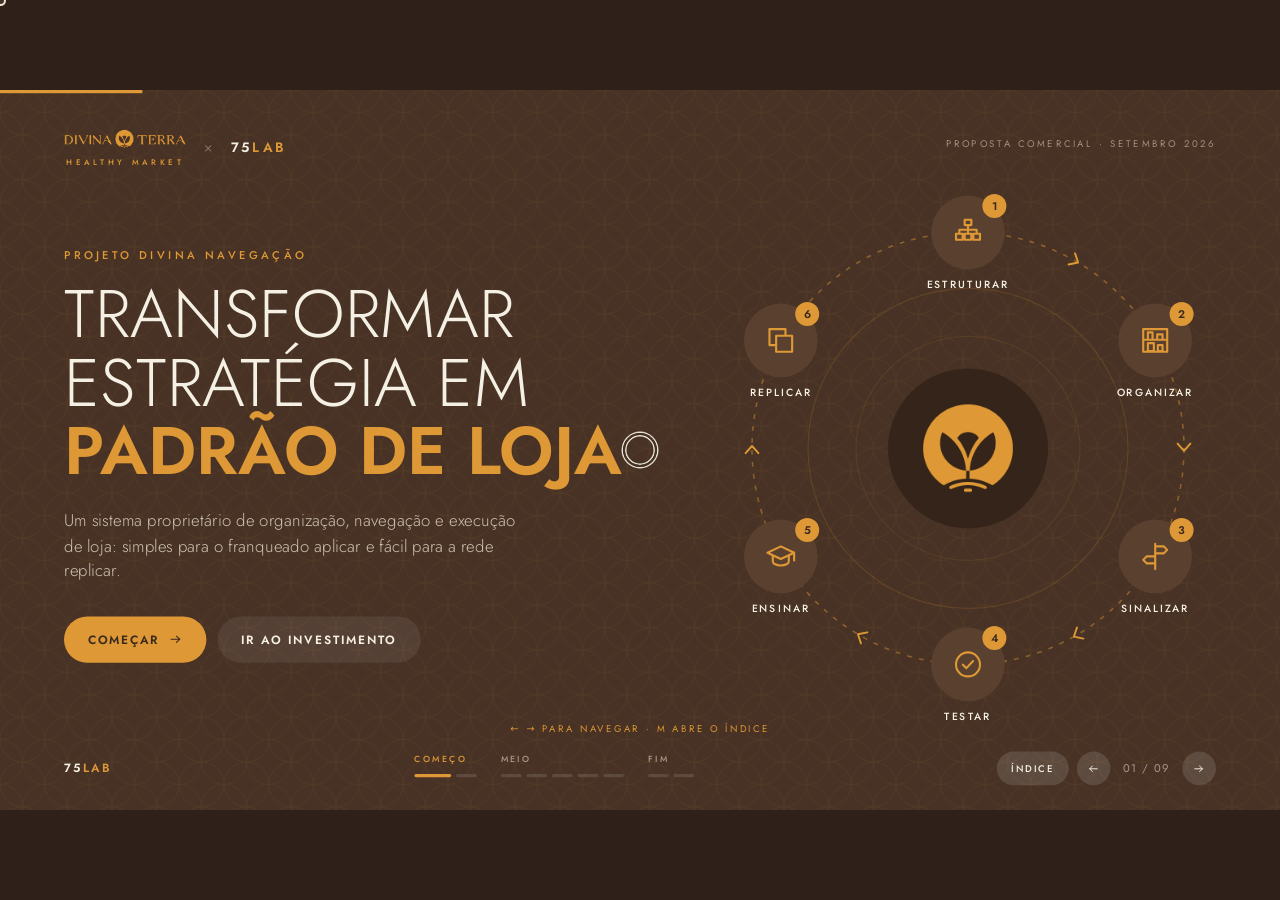
<file: index.html>
<!DOCTYPE html>
<html lang="pt-BR">
<head>
<meta charset="UTF-8">
<meta name="viewport" content="width=device-width, initial-scale=1">
<title>Divina Navegação · Divina Terra × 75LAB</title>
<meta name="description" content="Proposta comercial 75LAB para a Divina Terra Healthy Market. Divina Navegação: sistema proprietário de organização, navegação e execução de loja.">
<link rel="preconnect" href="https://fonts.googleapis.com">
<link rel="preconnect" href="https://fonts.gstatic.com" crossorigin>
<link href="https://fonts.googleapis.com/css2?family=Cormorant+Garamond:ital,wght@0,500;0,600;1,400;1,500&family=Jost:wght@200;300;400;500;600;700&display=swap" rel="stylesheet">
<style>
/* ==========================================================================
   DIVINA NAVEGAÇÃO · DIVINA TERRA × 75LAB
   Palco fixo 1600×900 escalado para a tela. Um layout diferente por tela.
   Identidade oficial Divina Terra: âmbar #DE9835 · terra #473225 ·
   mata #133F2E · areia #D1CBB8 · creme #F5F0E4. Cores sólidas, sem contornos.
   ========================================================================== */
:root{
  --amber:#DE9835; --amber-d:#C17B30; --amber-l:#EFC079; --amber-x:#9C6B24;
  --terra:#473225; --terra-d:#34241A; --terra-l:#6B4F3C;
  --mata:#133F2E; --mata-l:#1E5B41;
  --areia:#D1CBB8; --creme:#F5F0E4; --papel:#FFFDF8;
  --ink:#3A2A1E; --ink2:#6E5B4B; --ink3:#9A8875;
  --ease:cubic-bezier(.22,.9,.24,1);
}
*{margin:0;padding:0;box-sizing:border-box}
html,body{width:100%;height:100%;overflow:hidden;background:#2F2119}
body{font-family:'Jost',system-ui,sans-serif;-webkit-font-smoothing:antialiased;color:var(--ink)}
button{font:inherit;color:inherit;background:none;border:none;text-align:inherit}
ul{list-style:none}
@media (pointer:fine){ body,button,.ci{cursor:none} }

/* ---------- cursor de dois tons (visível sobre qualquer cor da marca) ---------- */
.cur,.curDot{position:fixed;top:0;left:0;z-index:9999;pointer-events:none;border-radius:50%}
.cur{width:34px;height:34px;margin:-17px 0 0 -17px;border:2px solid var(--terra);
  box-shadow:0 0 0 1.5px rgba(245,240,228,.92),inset 0 0 0 1.5px rgba(245,240,228,.92);
  transition:width .3s var(--ease),height .3s var(--ease),margin .3s var(--ease),background .3s}
.curDot{width:7px;height:7px;margin:-3.5px 0 0 -3.5px;background:var(--terra);box-shadow:0 0 0 2px rgba(245,240,228,.95)}
.cur.on{width:56px;height:56px;margin:-28px 0 0 -28px;background:rgba(71,50,37,.16)}
.cur.down{width:24px;height:24px;margin:-12px 0 0 -12px}
@media (pointer:coarse){.cur,.curDot{display:none}}

/* ---------- palco ---------- */
#stage{position:absolute;left:50%;top:50%;width:1600px;height:900px;margin:-450px 0 0 -800px;
  overflow:clip;transform-origin:50% 50%;background:var(--creme)}
#prog{position:absolute;left:0;top:0;height:4px;width:0;background:var(--amber);z-index:30;transition:width .5s var(--ease)}
#stage[data-theme="amber"] #prog{background:var(--terra)}

/* ---------- slides e temas ---------- */
.slide{position:absolute;inset:0;overflow:clip;
  --bg:var(--creme);--fg:var(--ink);--fg2:var(--ink2);--fg3:var(--ink3);--acc:var(--amber-x);--soft:#EDE4D3;
  background:var(--bg);color:var(--fg);opacity:0;visibility:hidden;
  transform:scale(.985) translateY(18px);clip-path:inset(0 0 100% 0);
  transition:opacity .6s var(--ease),transform .6s var(--ease),clip-path .7s var(--ease)}
.slide.act{opacity:1;visibility:visible;transform:none;clip-path:inset(0);z-index:2}
.slide.prev{opacity:0;transform:scale(1.02) translateY(-12px);clip-path:inset(0)}
.t-terra{--bg:var(--terra);--fg:var(--creme);--fg2:#CFC2B0;--fg3:#A2927F;--acc:var(--amber);--soft:rgba(255,255,255,.07)}
.t-mata{--bg:var(--mata);--fg:var(--creme);--fg2:#C2D2C6;--fg3:#8CA294;--acc:var(--amber);--soft:rgba(255,255,255,.08)}
.t-amber{--bg:var(--amber);--fg:var(--ink);--fg2:#5C4430;--fg3:#7E6146;--acc:var(--terra);--soft:rgba(255,253,246,.5)}
.t-areia{--bg:var(--areia);--fg:var(--ink);--fg2:#5C4B3B;--fg3:#7F705D;--acc:#8A5E1F;--soft:rgba(255,253,246,.62)}

/* animação de entrada: usa a propriedade translate/scale para não brigar com transform de hover */
.rv{opacity:0}
.act .rv{animation:rise .75s var(--ease) both;animation-delay:calc(var(--d,0) * 90ms + 80ms)}
@keyframes rise{from{opacity:0;translate:0 22px}to{opacity:1;translate:0 0}}
@keyframes popin{from{opacity:0;scale:.9}to{opacity:1;scale:1}}
@keyframes fadein{from{opacity:0;translate:0 8px}to{opacity:1;translate:0 0}}
@keyframes pulse{0%,100%{scale:1}50%{scale:1.13}}
@keyframes spin{to{rotate:360deg}}
@keyframes ripple{from{opacity:.55;scale:1}to{opacity:0;scale:2.75}}

/* ---------- tipografia ---------- */
.sx{position:absolute;left:80px;top:50px;z-index:3}
.eyebrow{font-size:14px;letter-spacing:.3em;text-transform:uppercase;font-weight:500;color:var(--acc)}
.h{font-weight:300;text-transform:uppercase;line-height:1.02;letter-spacing:.005em;color:var(--fg)}
.h b{font-weight:600;color:var(--acc)}
.lead{font-size:21px;font-weight:300;line-height:1.5;color:var(--fg2)}
.small{font-size:17px;font-weight:300;line-height:1.45;color:var(--fg2)}
.caps{font-size:13px;font-weight:600;letter-spacing:.2em;text-transform:uppercase;color:var(--acc)}
.serif{font-family:'Cormorant Garamond',serif;font-style:italic;font-weight:500}
.pat{position:absolute;pointer-events:none}
svg{overflow:visible}
.ico{width:24px;height:24px}

/* ---------- botões ---------- */
.btn{display:inline-flex;align-items:center;gap:12px;height:58px;padding:0 30px;border-radius:100px;
  font-size:15px;font-weight:600;letter-spacing:.14em;text-transform:uppercase;background:var(--amber);color:var(--ink);
  transition:transform .3s var(--ease),background .3s,color .3s}
.btn:hover{transform:translateY(-3px);background:var(--amber-l)}
.btn.alt{background:var(--soft);color:var(--fg)}
.btn.alt:hover{background:var(--amber);color:var(--ink)}
.t-amber .btn{background:var(--terra);color:var(--amber)}
.t-amber .btn:hover{background:var(--terra-d)}
.btn svg{width:17px;height:17px}

.seg{display:inline-flex;background:var(--soft);border-radius:100px;padding:5px;gap:4px}
.seg button{height:42px;padding:0 20px;border-radius:100px;font-size:13px;letter-spacing:.14em;text-transform:uppercase;
  font-weight:500;color:var(--fg2);transition:background .3s,color .3s;white-space:nowrap}
.seg button:hover{color:var(--fg)}
.seg button.on{background:var(--terra);color:var(--amber)}
.t-terra .seg button.on,.t-mata .seg button.on{background:var(--amber);color:var(--ink)}

.chip{display:inline-flex;align-items:center;gap:8px;padding:8px 15px;border-radius:100px;background:#EDE4D3;font-size:14px;color:var(--ink)}
.chip svg{width:14px;height:14px;color:var(--amber-x)}
.t-terra .chip,.t-mata .chip{background:rgba(255,255,255,.08);color:var(--creme)}
.t-terra .chip svg,.t-mata .chip svg{color:var(--amber)}

/* ---------- HUD (rodapé e logo) ---------- */
#hud{position:absolute;inset:0;z-index:20;pointer-events:none;
  --fg:var(--ink);--fg3:var(--ink3);--acc:var(--amber-x);--line:rgba(71,50,37,.14)}
#stage[data-theme="terra"] #hud,#stage[data-theme="mata"] #hud{--fg:var(--creme);--fg3:#A89A88;--acc:var(--amber);--line:rgba(255,255,255,.12)}
#stage[data-theme="amber"] #hud{--fg:var(--ink);--fg3:#6A4F35;--acc:var(--terra);--line:rgba(71,50,37,.18)}
.hud-logo{position:absolute;right:80px;top:44px;height:22px;transition:opacity .4s}
#stage[data-theme="terra"] .l-light,#stage[data-theme="mata"] .l-light{opacity:0}
#stage:not([data-theme="terra"]):not([data-theme="mata"]) .l-dark{opacity:0}
#stage[data-slide="0"] .hud-logo{opacity:0}
.hud-foot{position:absolute;left:80px;right:80px;bottom:30px;height:44px;display:flex;align-items:center;justify-content:space-between;pointer-events:auto}
.lab{font-weight:600;font-size:15px;letter-spacing:.18em;color:var(--fg);white-space:nowrap}
.lab i{font-style:normal;color:var(--acc)}
.acts{display:flex;gap:30px;align-items:flex-end}
.act-g{display:flex;flex-direction:column;gap:2px}
.act-g>span{font-size:11px;letter-spacing:.26em;text-transform:uppercase;color:var(--fg3);font-weight:500;transition:color .3s}
.act-g.on>span{color:var(--acc)}
.ticks{display:flex;gap:6px}
.tk{padding:9px 0;display:block}
.tk i{display:block;width:26px;height:4px;border-radius:4px;background:var(--line);transition:width .35s var(--ease),background .3s}
.tk.on i{background:var(--acc);width:46px}
.tk:hover i{background:var(--acc)}
.nav{display:flex;align-items:center;gap:10px}
.nb{width:42px;height:42px;border-radius:50%;background:var(--line);display:grid;place-items:center;transition:transform .3s var(--ease),background .3s}
.nb svg{width:15px;height:15px;color:var(--fg)}
.nb:hover{background:var(--amber);transform:scale(1.08)}
.nb:hover svg{color:var(--ink)}
.cnt{font-size:14px;letter-spacing:.14em;color:var(--fg3);min-width:70px;text-align:center}
.ixb{height:42px;padding:0 18px;border-radius:100px;background:var(--line);font-size:12px;letter-spacing:.22em;text-transform:uppercase;font-weight:500;color:var(--fg);transition:background .3s,color .3s}
.ixb:hover{background:var(--amber);color:var(--ink)}
.hint{position:absolute;left:0;right:0;bottom:92px;text-align:center;font-size:12px;letter-spacing:.24em;text-transform:uppercase;
  color:var(--amber);z-index:21;pointer-events:none;transition:opacity .6s}
.hint.hide{opacity:0}

/* ---------- índice ---------- */
#ix{position:absolute;inset:0;z-index:40;background:var(--terra);display:none;padding:70px 80px}
#ix.on{display:block;animation:fadein .4s var(--ease) both}
#ix .top{display:flex;justify-content:space-between;align-items:center}
#ix .top img{height:26px}
#ix .cols{display:grid;grid-template-columns:repeat(3,1fr);gap:40px;margin-top:60px}
#ix h5{font-size:13px;letter-spacing:.3em;text-transform:uppercase;color:var(--amber);font-weight:600;margin-bottom:16px}
.ixi{width:100%;display:flex;gap:16px;align-items:baseline;padding:16px 18px;border-radius:14px;background:rgba(255,255,255,.05);margin-bottom:10px;transition:background .3s}
.ixi:hover{background:var(--amber)}
.ixi span{font-family:'Cormorant Garamond',serif;font-size:26px;font-weight:600;color:var(--amber)}
.ixi p{font-size:16px;letter-spacing:.12em;text-transform:uppercase;color:var(--creme)}
.ixi:hover span,.ixi:hover p{color:var(--ink)}
#ixClose{height:44px;padding:0 22px;border-radius:100px;background:rgba(255,255,255,.1);color:var(--creme);font-size:12px;letter-spacing:.22em;text-transform:uppercase}
#ixClose:hover{background:var(--amber);color:var(--ink)}

/* =================== 01 · CAPA · título + órbita =================== */
.s1 .brand{position:absolute;left:80px;top:46px;display:flex;align-items:center;gap:22px}
.s1 .brand img{height:30px;display:block}
.s1 .brand .desc{font-size:10px;letter-spacing:.46em;color:var(--amber);text-transform:uppercase;font-weight:500;margin-top:7px;text-align:center}
.s1 .brand .x{color:#9E8E7C;font-weight:300;font-size:18px}
.s1 .brand .lab{font-size:17px}
.s1 .meta{position:absolute;right:80px;top:58px;font-size:12px;letter-spacing:.26em;text-transform:uppercase;color:#A2927F}
.s1 .copy{position:absolute;left:80px;top:196px;width:760px}
.s1 h1{font-size:84px;margin-top:22px}
.s1 .lead{margin-top:28px;max-width:590px}
.s1 .btns{margin-top:40px;display:flex;gap:14px}
.orbit{position:absolute;left:880px;top:118px;width:660px;height:660px}
.orbit svg.ring{position:absolute;inset:0;width:660px;height:660px}
.orbit .spin{position:absolute;inset:60px;animation:spin 26s linear infinite}
.orbit .spin i{position:absolute;left:50%;top:0;width:14px;height:14px;margin:-7px 0 0 -7px;border-radius:50%;background:var(--amber)}
.orbit .core{position:absolute;left:50%;top:50%;width:200px;height:200px;margin:-100px 0 0 -100px;border-radius:50%;background:var(--terra-d);display:grid;place-items:center}
.orbit .core img{width:112px;display:block}
.onode{position:absolute;width:128px;margin:-46px 0 0 -64px;display:flex;flex-direction:column;align-items:center;gap:10px;text-align:center}
.onode .dot{width:92px;height:92px;border-radius:50%;background:#5A402F;display:grid;place-items:center;transition:transform .35s var(--ease),background .3s;position:relative}
.onode .dot svg{width:40px;height:40px;color:var(--amber)}
.onode .n{position:absolute;top:-2px;right:-2px;width:30px;height:30px;border-radius:50%;background:var(--amber);color:var(--ink);font-size:14px;font-weight:600;display:grid;place-items:center}
.onode b{font-size:13px;letter-spacing:.18em;text-transform:uppercase;font-weight:500;color:var(--creme)}
.onode:hover .dot{background:var(--amber);transform:scale(1.08)}
.onode:hover .dot svg{color:var(--ink)}
.onode:hover .n{background:var(--creme)}

/* =================== 02 · DESAFIO · comparador antes × depois =================== */
.s2 .title{position:absolute;left:80px;top:104px}
.s2 .title .h{font-size:58px}
.s2 .ctl{position:absolute;right:80px;top:104px;display:flex;flex-direction:column;align-items:flex-end;gap:16px}
.legend2{display:flex;gap:18px;align-items:center;font-size:14px;color:var(--ink2)}
.legend2 span{display:inline-flex;align-items:center;gap:7px}
.legend2 svg{width:20px;height:20px;color:var(--ink)}
.legend2 em{font-style:normal;font-size:12px;letter-spacing:.18em;text-transform:uppercase;color:var(--amber-x);font-weight:600;margin-left:6px}
.cmp{position:absolute;left:80px;top:258px;width:1440px;height:430px;border-radius:26px;overflow:hidden;--x:50%;user-select:none;touch-action:none}
.cmp .ly{position:absolute;inset:0}
.cmp .before{background:#E6DCC8}
.cmp .after{background:var(--terra);clip-path:inset(0 0 0 var(--x))}
.cmp.anim .after{transition:clip-path .7s var(--ease)}
.cmp.anim .handle{transition:left .7s var(--ease)}
.cmp .shelfsvg{position:absolute;left:0;top:0;width:1440px;height:430px}
.cmp .tagl{position:absolute;top:22px;font-size:12px;letter-spacing:.22em;text-transform:uppercase;font-weight:600;padding:9px 16px;border-radius:100px}
.cmp .before .tagl{left:24px;background:rgba(71,50,37,.1);color:var(--ink2)}
.cmp .after .tagl{right:24px;background:var(--amber);color:var(--ink)}
.cmp .bubble{position:absolute;top:16px;padding:10px 22px;border-radius:20px;font-family:'Cormorant Garamond',serif;font-style:italic;font-size:25px;font-weight:500}
.cmp .before .bubble{left:250px;background:var(--papel);color:var(--ink)}
.cmp .after .bubble{right:330px;background:var(--mata);color:var(--creme)}
.cmp .handle{position:absolute;top:0;bottom:0;left:var(--x);width:0;z-index:4}
.cmp .handle:before{content:'';position:absolute;top:0;bottom:0;left:-2px;width:4px;background:var(--amber)}
.cmp .knob{position:absolute;top:50%;left:0;width:66px;height:66px;margin:-33px 0 0 -33px;border-radius:50%;background:var(--amber);display:grid;place-items:center}
.cmp .knob svg{width:30px;height:30px;color:var(--ink)}
.pin{position:absolute;width:40px;height:40px;margin:-20px 0 0 -20px;border-radius:50%;background:var(--terra);color:var(--amber);font-weight:600;font-size:17px;display:grid;place-items:center;animation:pulse 2.6s ease-in-out infinite}
.brd{font:600 10px 'Jost',sans-serif;letter-spacing:.14em;fill:#3A2A1E}
.ben{font:500 15px 'Jost',sans-serif;fill:#F5F0E4}
.prc{font:600 17px 'Jost',sans-serif;fill:#DE9835}
.prcs{font:600 9.5px 'Jost',sans-serif;letter-spacing:.12em;fill:#CFC2B0}
.tst{font:600 13px 'Jost',sans-serif;letter-spacing:.18em;fill:#3A2A1E}
.probs{position:absolute;left:80px;right:80px;top:704px;display:grid;grid-template-columns:repeat(4,1fr);gap:30px}
.prob{display:flex;gap:14px;align-items:flex-start}
.prob .pn{flex:0 0 40px;height:40px;border-radius:50%;background:var(--terra);color:var(--amber);font-weight:600;font-size:17px;display:grid;place-items:center}
.prob h4{font-size:16px;font-weight:600;letter-spacing:.08em;text-transform:uppercase;color:var(--ink)}
.prob p{font-size:15px;font-weight:300;line-height:1.4;color:var(--ink2);margin-top:4px}

/* =================== 03 · SISTEMA · roda central =================== */
.s3 .title{position:absolute;left:0;right:0;top:100px;text-align:center}
.s3 .title .h{font-size:50px}
.s3 .tap{margin-top:14px;font-size:13px;letter-spacing:.24em;text-transform:uppercase;color:#6A4F35;font-weight:600}
.wheel{position:absolute;left:540px;top:248px;width:520px;height:520px}
.wheel svg{position:absolute;inset:0;width:520px;height:520px}
.wseg path{fill:var(--creme);transition:fill .3s}
.wseg use{color:var(--terra);transition:color .3s}
.wseg:hover path{fill:#FFF8EA}
.wseg.on path,.wseg.on:hover path{fill:var(--terra)}
.wseg.on use{color:var(--amber)}
.wlbl{font:600 12px 'Jost',sans-serif;letter-spacing:.14em;fill:var(--terra)}
.hub{position:absolute;left:50%;top:50%;width:248px;height:248px;margin:-124px 0 0 -124px;border-radius:50%;background:var(--terra);color:var(--creme);
  display:flex;flex-direction:column;align-items:center;justify-content:center;text-align:center;padding:0 30px;gap:6px;transition:background .3s}
.hub .hn{font-family:'Cormorant Garamond',serif;font-size:46px;font-weight:600;color:var(--amber);line-height:1}
.hub h4{font-size:16px;letter-spacing:.14em;text-transform:uppercase;font-weight:600}
.hub p{font-size:15px;font-weight:300;line-height:1.35;color:#E6DAC8}
.hub .anim{display:flex;flex-direction:column;align-items:center;gap:6px;animation:fadein .4s var(--ease) both}
.isnt,.is{position:absolute;top:318px;width:320px}
.isnt{left:80px}.is{right:80px}
.isnt h5,.is h5{font-size:14px;letter-spacing:.34em;text-transform:uppercase;font-weight:600;margin-bottom:14px}
.isnt h5{color:#6A4F35}.is h5{color:var(--terra)}
.isnt li,.is li{display:flex;gap:16px;align-items:center;font-size:21px;line-height:1.3;padding:16px 0}
.isnt li{color:#6A4F35;font-weight:300;text-decoration:line-through;text-decoration-color:rgba(71,50,37,.4);text-decoration-thickness:1.5px}
.is li{color:var(--ink);font-weight:400}
.mk{flex:0 0 36px;height:36px;border-radius:50%;display:grid;place-items:center}
.isnt .mk{background:rgba(71,50,37,.14)}.is .mk{background:var(--terra)}
.mk svg{width:17px;height:17px}
.isnt .mk svg{color:var(--terra)}.is .mk svg{color:var(--amber)}

/* =================== 04 · DIVINA LOGIC · simulador + regras =================== */
.s4 .title{position:absolute;left:80px;top:100px;width:1000px}
.s4 .title .h{font-size:60px}
.s4 .title .lead{margin-top:12px;font-size:20px}
.howto{position:absolute;left:80px;top:256px;display:flex;gap:12px;align-items:center}
.howto .st{display:flex;align-items:center;gap:10px;font-size:14px;letter-spacing:.08em;text-transform:uppercase;font-weight:500;color:var(--ink2)}
.howto .st i{width:30px;height:30px;border-radius:50%;background:var(--terra);color:var(--amber);font-style:normal;font-weight:600;font-size:13px;display:grid;place-items:center}
.howto .sep2{width:26px;height:2px;background:rgba(71,50,37,.22)}
.sim{position:absolute;left:80px;top:310px;width:1000px;height:496px;background:var(--papel);border-radius:26px;padding:24px 30px}
.sim .top{display:flex;justify-content:space-between;align-items:center}
.sim .top .caps{color:var(--ink3)}
.gond{position:relative;margin-top:24px;height:290px}
.gslot{position:absolute;border-radius:12px;background:#F1EADC}
.gslot.fill{background:#E9DFCB}
.gslot span{position:absolute;inset:0;display:grid;place-items:center;font-size:44px;font-weight:200;color:#CDBFA6}
.gtest{position:absolute;top:0;height:30px;border-radius:8px;font-size:12px;letter-spacing:.16em;text-transform:uppercase;font-weight:600;display:grid;place-items:center;white-space:nowrap;overflow:hidden;animation:popin .45s var(--ease) both}
.gtest.a{background:var(--terra);color:var(--amber)}.gtest.b{background:var(--amber);color:var(--ink)}.gtest.c{background:var(--mata);color:var(--amber)}
.gp{position:absolute;width:16px;height:44px;border-radius:4px 4px 2px 2px;animation:popin .4s var(--ease) both}
.gp.a{background:var(--terra)}.gp.b{background:var(--amber)}.gp.c{background:var(--mata)}
.gp.t2{opacity:.8}.gp.t3{opacity:.62}
.gplank{position:absolute;height:5px;border-radius:3px;background:#BCAB8E}
.gcap{position:absolute;left:30px;right:30px;bottom:24px;display:flex;justify-content:space-between;align-items:flex-end;gap:20px}
.gcap p{font-size:24px;font-weight:400;color:var(--ink)}
.gcap p b{color:var(--amber-x);font-weight:600}
.gcap .ill{font-size:12px;letter-spacing:.2em;text-transform:uppercase;color:var(--ink3)}
.rules{position:absolute;left:1120px;top:100px;width:400px;display:flex;flex-direction:column;gap:14px}
.rules .rt{font-size:14px;letter-spacing:.3em;text-transform:uppercase;font-weight:600;color:var(--amber-x)}
.rule{border-radius:22px;padding:22px 26px;display:flex;flex-direction:column;gap:4px}
.rule.r1{background:var(--terra);color:var(--creme)}.rule.r2{background:var(--amber);color:var(--ink)}.rule.r3{background:var(--mata);color:var(--creme)}
.rule .rk{display:flex;align-items:center;justify-content:space-between;margin-bottom:6px}
.rule .rk b{font-size:15px;letter-spacing:.22em;text-transform:uppercase;font-weight:600}
.rule .light{width:22px;height:22px;border-radius:50%}
.r1 .light{background:var(--amber)}.r2 .light{background:var(--terra)}.r3 .light{background:var(--amber)}
.rule .q{font-size:15px;opacity:.78}
.rule .a{font-size:27px;font-weight:600;line-height:1.1}
.rule p{font-size:16px;font-weight:300;line-height:1.38;opacity:.9;margin-top:4px}

/* =================== 05 · METODOLOGIA · escada =================== */
.s5 .title{position:absolute;left:80px;top:100px}
.s5 .title .h{font-size:58px}
.s5 .title .small{margin-top:10px;max-width:760px}
.note5{position:absolute;right:80px;top:150px;width:330px;text-align:right;font-size:14px;line-height:1.4;color:var(--ink2)}
.pcard5{position:absolute;left:80px;top:256px;width:600px;background:var(--papel);border-radius:24px;padding:24px 28px}
.pcard5 .anim{animation:fadein .45s var(--ease) both}
.pcard5 .ph{display:flex;align-items:center;gap:14px}
.pcard5 .num{font-family:'Cormorant Garamond',serif;font-size:56px;font-weight:600;color:var(--amber-x);line-height:.9}
.pcard5 h4{font-size:22px;letter-spacing:.07em;text-transform:uppercase;font-weight:600}
.pcard5 .et{font-size:14px;color:var(--ink2)}
.pcard5 .gate{margin-left:auto;display:flex;align-items:center;gap:8px;font-size:12px;letter-spacing:.12em;text-transform:uppercase;color:var(--mata);font-weight:600;text-align:right;line-height:1.2}
.pcard5 .gate i{flex:0 0 28px;height:28px;border-radius:50%;background:var(--mata);display:grid;place-items:center}
.pcard5 .gate svg{width:14px;height:14px;color:var(--amber)}
.pcard5 .chips{margin-top:16px;display:flex;flex-wrap:wrap;gap:8px}
.pcard5 .chip{font-size:13.5px}
.stp{position:absolute;bottom:94px;width:196px;border-radius:18px 18px 0 0;padding:16px 18px;display:flex;flex-direction:column;align-items:flex-start;gap:5px;text-align:left;color:var(--creme);transition:transform .35s var(--ease)}
.stp .sn{font-family:'Cormorant Garamond',serif;font-size:40px;font-weight:600;line-height:.9;color:var(--amber)}
.stp h4{font-size:14px;letter-spacing:.08em;text-transform:uppercase;font-weight:600;line-height:1.2}
.stp p{font-size:13px;font-weight:300;line-height:1.35;opacity:.86}
.stp.first p{display:none}
.stp.lt{color:var(--ink)}.stp.lt .sn{color:var(--terra)}
.stp:hover{transform:translateY(-6px)}
.stp.on{transform:translateY(-12px)}
.stp.on:before{content:'';position:absolute;left:18px;right:18px;top:-16px;height:6px;border-radius:6px;background:var(--mata)}
.stp .flag{position:absolute;right:-13px;top:-13px;width:26px;height:26px;border-radius:50%;background:var(--mata);display:grid;place-items:center;z-index:2}
.stp .flag svg{width:13px;height:13px;color:var(--amber)}
.floor{position:absolute;left:80px;right:80px;top:806px;height:3px;border-radius:3px;background:rgba(71,50,37,.22)}

/* =================== 06 · PILOTO E ESCALA · ondas =================== */
.rip{position:absolute;left:90px;top:150px;width:660px;height:660px}
.rip:after{content:'';position:absolute;left:50%;top:50%;width:240px;height:240px;margin:-120px 0 0 -120px;border-radius:50%;background:rgba(222,152,53,.3);animation:ripple 3.4s ease-out infinite;z-index:2;pointer-events:none}
.rc{position:absolute;left:50%;top:50%;border-radius:50%;transform:translate(-50%,-50%);transition:background .35s}
.rc.c3{width:660px;height:660px;background:rgba(222,152,53,.09);z-index:0}
.rc.c2{width:450px;height:450px;background:rgba(222,152,53,.15);z-index:1}
.rc.c1{width:240px;height:240px;background:var(--amber);z-index:3;display:flex;flex-direction:column;align-items:center;justify-content:center;gap:4px;color:var(--ink)}
.rc.c3:hover,.rc.c3.on{background:rgba(222,152,53,.2)}
.rc.c2:hover,.rc.c2.on{background:rgba(222,152,53,.3)}
.rc.c1.on{background:var(--amber-l)}
.rl{position:absolute;left:50%;translate:-50% 0;text-align:center;white-space:nowrap}
.rl b,.rc.c1 b{display:block;font-size:13px;letter-spacing:.26em;text-transform:uppercase;font-weight:600;color:var(--amber)}
.rl span,.rc.c1 span{display:block;font-size:19px;font-weight:500;letter-spacing:.06em;text-transform:uppercase;color:var(--creme);margin-top:4px}
.rc.c1 b{color:var(--terra)}.rc.c1 span{color:var(--ink);margin-top:0}
.rc.c1 svg{width:44px;height:44px;color:var(--terra);margin-bottom:4px}
.col6{position:absolute;left:820px;top:100px;width:700px;display:flex;flex-direction:column;gap:16px}
.col6 .h{font-size:48px}
.onda{background:rgba(255,255,255,.06);border-radius:20px;padding:18px 24px;min-height:96px}
.onda p{font-size:18px;font-weight:300;line-height:1.4;color:var(--creme);margin-top:6px}
.onda .anim{animation:fadein .4s var(--ease) both}
.gold{background:var(--mata);border-radius:20px;padding:20px 26px}
.gold p{font-size:25px;line-height:1.25;color:var(--creme);margin-top:6px}
.duo{display:grid;grid-template-columns:1fr 1fr;gap:16px}
.clus{background:rgba(255,255,255,.06);border-radius:20px;padding:20px 22px}
.clus .row{display:flex;justify-content:space-between;align-items:flex-end;margin-top:18px}
.clus .cl{display:flex;flex-direction:column;align-items:center;gap:8px;text-align:center;width:33%}
.clus .c{border-radius:50%;display:grid;place-items:center;font-weight:600;color:var(--ink);background:var(--amber)}
.clus .p{width:46px;height:46px;font-size:16px;background:rgba(222,152,53,.45)}
.clus .m{width:66px;height:66px;font-size:20px;background:rgba(222,152,53,.72)}
.clus .g{width:88px;height:88px;font-size:26px}
.clus small{font-size:13px;line-height:1.3;color:#CFC2B0}
.clip{position:relative;background:var(--papel);border-radius:20px;padding:22px 22px 14px;color:var(--ink)}
.clip:before{content:'';position:absolute;left:50%;top:-8px;width:90px;height:16px;margin-left:-45px;border-radius:8px;background:var(--terra-l)}
.clip .caps{color:var(--amber-x)}
.clip small{display:block;font-size:12px;color:var(--ink3);margin-top:2px}
.aud{width:100%;display:flex;justify-content:space-between;align-items:center;gap:10px;padding:7px 0;font-size:14px;color:var(--ink2)}
.aud+.aud{box-shadow:0 -1px 0 rgba(71,50,37,.1)}
.pill{font-size:10.5px;font-weight:600;letter-spacing:.14em;text-transform:uppercase;padding:4px 10px;border-radius:100px;white-space:nowrap;transition:background .3s,color .3s}
.pill.ok{background:#2E6B4E;color:var(--creme)}.pill.aj{background:var(--amber);color:var(--ink)}.pill.na{background:#EDE4D3;color:var(--ink3)}

/* =================== 07 · ENTREGÁVEIS · prateleira + tíquetes =================== */
.s8 .title{position:absolute;left:80px;top:100px}
.s8 .title .h{font-size:52px}
.glabel{position:absolute;left:80px;top:230px}
.gondola{position:absolute;left:80px;top:268px;width:930px}
.gshelf{position:relative;display:grid;grid-template-columns:repeat(3,1fr);gap:18px;padding:0 16px;height:150px;align-items:end}
.gshelf:after{content:'';position:absolute;left:0;right:0;bottom:-12px;height:12px;border-radius:4px;background:var(--amber-d)}
.gshelf+.gshelf{margin-top:30px}
.pkg{position:relative;height:136px;border-radius:14px 14px 5px 5px;background:var(--creme);color:var(--ink);text-align:left;padding:18px 18px 14px;display:flex;flex-direction:column;justify-content:space-between;transition:transform .35s var(--ease),background .3s;overflow:hidden}
.pkg:before{content:'';position:absolute;left:0;right:0;top:0;height:9px;background:var(--c,var(--amber))}
.pkg .pi{width:42px;height:42px;border-radius:50%;background:var(--mata);display:grid;place-items:center}
.pkg .pi svg{width:22px;height:22px;color:var(--amber)}
.pkg h4{font-size:15px;letter-spacing:.05em;text-transform:uppercase;font-weight:600;line-height:1.2}
.pkg .pt{position:absolute;right:16px;top:24px;font-size:10.5px;letter-spacing:.16em;text-transform:uppercase;font-weight:600;color:var(--amber-x)}
.pkg:hover{transform:translateY(-8px)}
.pkg.on{background:var(--amber)}
.pkg.on .pt{color:var(--terra)}
.pkg.on:before{background:var(--terra)}
.label8{position:absolute;left:1050px;top:100px;width:470px;height:380px;background:var(--creme);color:var(--ink);border-radius:22px;padding:30px 32px}
.label8 .hole{position:absolute;right:26px;top:26px;width:18px;height:18px;border-radius:50%;background:var(--mata)}
.label8 .anim{animation:fadein .4s var(--ease) both}
.label8 .kind{display:inline-block;font-size:12px;letter-spacing:.2em;text-transform:uppercase;font-weight:600;padding:6px 13px;border-radius:100px;background:var(--mata);color:var(--amber)}
.label8 .kind.sv{background:var(--amber);color:var(--ink)}
.label8 h4{font-size:27px;font-weight:600;text-transform:uppercase;line-height:1.1;margin-top:16px;letter-spacing:.02em}
.label8 .inc{font-size:12px;letter-spacing:.24em;text-transform:uppercase;font-weight:600;color:var(--amber-x);margin-top:18px}
.label8 ul{margin-top:10px;display:flex;flex-direction:column;gap:9px}
.label8 li{display:flex;gap:11px;font-size:17px;font-weight:300;line-height:1.35}
.label8 li:before{content:'';flex:0 0 7px;height:7px;border-radius:50%;background:var(--amber-x);margin-top:.55em}
.tickets{position:absolute;left:1050px;top:506px;width:470px}
.tickets .caps{margin-bottom:12px}
.tkg{display:grid;grid-template-columns:1fr 1fr;gap:12px}
.tkt{position:relative;height:84px;border-radius:14px;background:var(--mata-l);color:var(--creme);display:flex;align-items:center;gap:12px;padding:0 16px 0 24px;text-align:left;transition:transform .3s var(--ease),background .3s,color .3s}
.tkt:before,.tkt:after{content:'';position:absolute;left:-9px;top:50%;width:18px;height:18px;margin-top:-9px;border-radius:50%;background:var(--mata)}
.tkt:after{left:auto;right:-9px}
.tkt svg{flex:0 0 26px;width:26px;height:26px;color:var(--amber)}
.tkt span{font-size:13.5px;font-weight:600;letter-spacing:.05em;text-transform:uppercase;line-height:1.25}
.tkt:hover{transform:translateY(-4px)}
.tkt.on{background:var(--amber);color:var(--ink)}
.tkt.on svg{color:var(--terra)}

/* =================== 08 · INVESTIMENTO · etiqueta + cupom =================== */
.s9 .s9h{position:absolute;left:80px;top:100px;font-size:46px}
.tag9{position:absolute;left:96px;top:212px;width:700px;height:420px;background:var(--creme);border-radius:30px;transform:rotate(-3.5deg);padding:48px 54px;color:var(--ink);overflow:hidden}
.tag9 .hole{position:absolute;left:36px;top:38px;width:30px;height:30px;border-radius:50%;background:var(--amber)}
.tag9 .tl{padding-left:44px;font-size:14px;letter-spacing:.26em;text-transform:uppercase;font-weight:600;color:var(--amber-x)}
.tag9 .pn{font-size:104px;font-weight:200;line-height:.9;letter-spacing:-.03em;margin-top:34px;white-space:nowrap}
.tag9 .pn small{font-size:32px;font-weight:400;letter-spacing:0;vertical-align:top;margin-right:8px;position:relative;top:14px}
.tag9 .pn .mult{font-style:normal;font-weight:400;font-size:68px;margin-right:12px;color:var(--ink2)}
.tag9 .pn em{font-style:normal;font-size:21px;font-weight:600;letter-spacing:.16em;text-transform:uppercase;color:var(--amber-x);margin-left:16px}
.tag9 .plan{display:flex;align-items:baseline;gap:14px;background:#EDE4D3;border-radius:14px;padding:12px 20px;margin-top:18px}
.tag9 .plan b{font-size:21px;font-weight:600}
.tag9 .plan span{font-size:14px;color:var(--ink3)}
.tag9 .facts{display:flex;gap:10px;margin-top:16px;flex-wrap:wrap}
.tag9 .facts span{background:#EDE4D3;border-radius:100px;padding:10px 16px;font-size:15px}
.tag9 .bar{position:absolute;left:0;right:0;bottom:0;height:62px;background:var(--terra);color:var(--amber);display:flex;align-items:center;justify-content:space-between;padding:0 54px;font-size:13px;letter-spacing:.22em;text-transform:uppercase;font-weight:600}
.s9btn{position:absolute;left:110px;top:708px}
.rcpt{position:absolute;left:940px;top:128px;width:580px;background:var(--papel);color:var(--ink);padding:34px 40px 26px}
.rcpt .zig{position:absolute;left:0;bottom:-16px;width:580px;height:16px}
.rcpt .zig path{fill:var(--papel)}
.rcpt .rh{text-align:center}
.rcpt .rh b{display:block;font-size:17px;letter-spacing:.24em;text-transform:uppercase;font-weight:600}
.rcpt .rh span{display:block;font-size:13px;color:var(--ink3);margin-top:4px;letter-spacing:.08em}
.dash{height:0;border-top:2px dashed rgba(71,50,37,.22);margin:13px 0}
.rs{font-size:12px;letter-spacing:.24em;text-transform:uppercase;font-weight:600;color:var(--amber-x);margin-bottom:8px}
.rl2{width:100%;display:flex;align-items:baseline;gap:0;padding:6px 0;font-size:16px;color:var(--ink);text-align:left}
.rl2 .ld{flex:1;border-bottom:2px dotted rgba(71,50,37,.28);margin:0 10px;translate:0 -4px}
.rl2 em{font-style:normal;font-size:13px;letter-spacing:.12em;text-transform:uppercase;font-weight:600;color:var(--amber-x);display:inline-flex;align-items:center;gap:4px}
.rl2 em svg{width:16px;height:16px;color:#2E6B4E}
button.rl2:hover span{color:var(--amber-x)}
.nx li{font-size:14px;color:var(--ink3);padding:1.5px 0;display:flex;gap:10px;align-items:center}
.nx li svg{width:13px;height:13px;color:#B98A62;flex:0 0 13px}
.tot{display:flex;justify-content:space-between;align-items:baseline}
.tot span{font-size:15px;letter-spacing:.24em;text-transform:uppercase;font-weight:600}
.tot b{font-size:36px;font-weight:600;letter-spacing:-.01em}
.totsub{display:flex;justify-content:space-between;align-items:baseline;margin-top:6px}
.totsub span{font-size:13px;letter-spacing:.2em;text-transform:uppercase;font-weight:600;color:var(--ink3)}
.totsub b{font-size:20px;font-weight:600;color:var(--ink2)}

/* =================== 09 · FECHO · manifesto + caminho =================== */
.s10 .man{position:absolute;left:0;right:0;top:104px;text-align:center}
.s10 .man .h{font-size:64px}
.s10 .man .lead{max-width:840px;margin:20px auto 0;font-size:20px}
.path{position:absolute;left:200px;right:200px;top:374px;display:grid;grid-template-columns:repeat(4,1fr)}
.path:before{content:'';position:absolute;left:12.5%;right:12.5%;top:45px;height:3px;background:repeating-linear-gradient(90deg,rgba(222,152,53,.55) 0 12px,transparent 12px 22px)}
.pst{position:relative;display:flex;flex-direction:column;align-items:center;gap:10px;text-align:center}
.pst .box{position:relative;width:92px;height:92px;border-radius:50%;background:#5A402F;display:grid;place-items:center;transition:transform .35s var(--ease),background .3s}
.pst .box>svg{width:38px;height:38px;color:var(--amber);transition:opacity .3s}
.pst .ck{position:absolute;inset:0;display:grid;place-items:center;opacity:0;transition:opacity .3s}
.pst .ck svg{width:42px;height:42px;color:var(--ink)}
.pst.done .box{background:var(--amber)}
.pst.done .box>svg{opacity:0}
.pst.done .ck{opacity:1}
.pst:hover .box{transform:scale(1.07)}
.pst small{font-size:12px;letter-spacing:.22em;text-transform:uppercase;color:#A2927F;margin-top:4px}
.pst b{font-size:15px;letter-spacing:.14em;text-transform:uppercase;font-weight:600;color:var(--creme);line-height:1.35}
.ready{position:absolute;left:0;right:0;top:562px;text-align:center;font-size:18px;color:#CFC2B0}
.ready b{color:var(--amber);font-weight:600}
.ind{position:absolute;left:80px;right:80px;top:612px;display:flex;flex-direction:column;align-items:center;gap:12px}
.ind .chips{display:flex;flex-wrap:wrap;justify-content:center;gap:8px}
.ind em{font-style:normal;font-size:13px;color:#A2927F}
.btns10{position:absolute;left:0;right:0;top:728px;display:flex;justify-content:center;gap:14px}

/* ---------- impressão / PDF ---------- */
@media print{
  @page{size:1600px 900px;margin:0}
  html,body{overflow:visible;height:auto;background:none}
  #stage{position:static;margin:0;transform:none!important;width:1600px;height:auto;overflow:visible}
  .slide{position:relative;width:1600px;height:900px;opacity:1!important;visibility:visible!important;transform:none!important;
    clip-path:none!important;page-break-after:always;break-after:page;-webkit-print-color-adjust:exact;print-color-adjust:exact}
  #hud,#ix,.cur,.curDot,#prog,.hint{display:none!important}
  .rv{opacity:1!important;animation:none!important}
}

</style>
</head>
<body>
<div class="cur" id="cur"></div>
<div class="curDot" id="curDot"></div>

<!-- ===== padrões e ícones lineares da marca ===== -->
<svg width="0" height="0" style="position:absolute" aria-hidden="true">
 <defs>
  <pattern id="petG" width="56" height="56" patternUnits="userSpaceOnUse">
    <g fill="none" stroke="#DE9835" stroke-width="1"><circle cx="0" cy="0" r="28"/><circle cx="56" cy="0" r="28"/>
      <circle cx="0" cy="56" r="28"/><circle cx="56" cy="56" r="28"/><circle cx="28" cy="28" r="28"/></g>
  </pattern>
  <pattern id="petT" width="56" height="56" patternUnits="userSpaceOnUse">
    <g fill="none" stroke="#473225" stroke-width="1"><circle cx="0" cy="0" r="28"/><circle cx="56" cy="0" r="28"/>
      <circle cx="0" cy="56" r="28"/><circle cx="56" cy="56" r="28"/><circle cx="28" cy="28" r="28"/></g>
  </pattern>
 </defs>
 <symbol id="i-arr" viewBox="0 0 24 24"><g fill="none" stroke="currentColor" stroke-width="1.9" stroke-linecap="round" stroke-linejoin="round"><path d="M4 12h15M13.5 6.5 19.5 12l-6 5.5"/></g></symbol>
 <symbol id="i-l" viewBox="0 0 24 24"><g fill="none" stroke="currentColor" stroke-width="1.9" stroke-linecap="round" stroke-linejoin="round"><path d="M20 12H5M10.5 6.5 5 12l5.5 5.5"/></g></symbol>
 <symbol id="i-ok" viewBox="0 0 24 24"><g fill="none" stroke="currentColor" stroke-width="2.2" stroke-linecap="round" stroke-linejoin="round"><path d="m4 12.5 5.5 5.5L20 6.5"/></g></symbol>
 <symbol id="i-no" viewBox="0 0 24 24"><g fill="none" stroke="currentColor" stroke-width="2.2" stroke-linecap="round" stroke-linejoin="round"><path d="M6 6l12 12M18 6 6 18"/></g></symbol>
 <symbol id="i-drag" viewBox="0 0 24 24"><g fill="none" stroke="currentColor" stroke-width="2" stroke-linecap="round" stroke-linejoin="round"><path d="M9 6.5 3.5 12 9 17.5M15 6.5l5.5 5.5-5.5 5.5"/></g></symbol>
 <symbol id="i-tree" viewBox="0 0 24 24"><g fill="none" stroke="currentColor" stroke-width="1.6" stroke-linecap="round" stroke-linejoin="round"><path d="M9.5 2.5h5v4h-5zM12 6.5v3.5M5.5 10h13M5.5 10v3M12 10v3M18.5 10v3M3 13h5v4.5H3zM9.5 13h5v4.5h-5zM16 13h5v4.5h-5z"/></g></symbol>
 <symbol id="i-shelf" viewBox="0 0 24 24"><g fill="none" stroke="currentColor" stroke-width="1.6" stroke-linecap="round" stroke-linejoin="round"><path d="M3 3.5h18M3 3.5v17M21 3.5v17M3 20.5h18M3 11.5h18M6.5 6h3.5v5.5H6.5zM13.5 7.5h4v4h-4zM6.5 14h4.5v6H6.5zM14 15.5h3.5V20H14z"/></g></symbol>
 <symbol id="i-grid" viewBox="0 0 24 24"><g fill="none" stroke="currentColor" stroke-width="1.6" stroke-linecap="round" stroke-linejoin="round"><path d="M3.5 3.5h17v17h-17zM3.5 9.2h17M3.5 14.8h17M9.2 3.5v17M14.8 3.5v17"/></g></symbol>
 <symbol id="i-sign" viewBox="0 0 24 24"><g fill="none" stroke="currentColor" stroke-width="1.6" stroke-linecap="round" stroke-linejoin="round"><path d="M12 21.5V2.5M12 4.5h6.5l2.5 2.6-2.5 2.6H12M12 12H5.5L3 14.6l2.5 2.6H12"/></g></symbol>
 <symbol id="i-cycle" viewBox="0 0 24 24"><g fill="none" stroke="currentColor" stroke-width="1.6" stroke-linecap="round" stroke-linejoin="round"><path d="M20 12a8 8 0 0 1-13.7 5.6M4 12a8 8 0 0 1 13.7-5.6M17.7 2.8v3.8h-3.8M6.3 21.2v-3.8h3.8"/></g></symbol>
 <symbol id="i-cap" viewBox="0 0 24 24"><g fill="none" stroke="currentColor" stroke-width="1.6" stroke-linecap="round" stroke-linejoin="round"><path d="M2 9.2 12 4.5l10 4.7-10 4.7zM6 11.1v4.7c0 1.7 2.7 3 6 3s6-1.3 6-3v-4.7M22 9.2v5.8"/></g></symbol>
 <symbol id="i-copy" viewBox="0 0 24 24"><g fill="none" stroke="currentColor" stroke-width="1.6" stroke-linecap="round" stroke-linejoin="round"><path d="M8.5 8.5h12v12h-12zM15.5 8.5v-5h-12v12h5"/></g></symbol>
 <symbol id="i-target" viewBox="0 0 24 24"><g fill="none" stroke="currentColor" stroke-width="1.6" stroke-linecap="round" stroke-linejoin="round"><circle cx="12" cy="12" r="9"/><circle cx="12" cy="12" r="5"/><circle cx="12" cy="12" r="1.3"/></g></symbol>
 <symbol id="i-rule" viewBox="0 0 24 24"><g fill="none" stroke="currentColor" stroke-width="1.6" stroke-linecap="round" stroke-linejoin="round"><path d="M2.5 8.5h19v7h-19zM6.5 8.5v3M10.5 8.5v3.8M14.5 8.5v3M18.5 8.5v3.8"/></g></symbol>
 <symbol id="i-book" viewBox="0 0 24 24"><g fill="none" stroke="currentColor" stroke-width="1.6" stroke-linecap="round" stroke-linejoin="round"><path d="M4 4.5h11a3 3 0 0 1 3 3V20H7a3 3 0 0 1-3-3zM4 17a3 3 0 0 1 3-3h11M8 8.5h6"/></g></symbol>
 <symbol id="i-team" viewBox="0 0 24 24"><g fill="none" stroke="currentColor" stroke-width="1.6" stroke-linecap="round" stroke-linejoin="round"><circle cx="9" cy="8" r="3.2"/><path d="M2.8 20c0-3.4 2.8-5.2 6.2-5.2s6.2 1.8 6.2 5.2"/><circle cx="17.4" cy="9.2" r="2.3"/><path d="M16.6 14.9c2.9.1 4.6 1.7 4.6 4.5"/></g></symbol>
 <symbol id="i-store" viewBox="0 0 24 24"><g fill="none" stroke="currentColor" stroke-width="1.6" stroke-linecap="round" stroke-linejoin="round"><path d="M4 3.5h16l1.5 5.2a3 3 0 0 1-5.7 1.5 3 3 0 0 1-5.6 0 3 3 0 0 1-5.7-1.5zM5 11v9.5h14V11M10 20.5V15h4v5.5"/></g></symbol>
 <symbol id="i-grow" viewBox="0 0 24 24"><g fill="none" stroke="currentColor" stroke-width="1.6" stroke-linecap="round" stroke-linejoin="round"><path d="M3.5 20.5h17M7 20.5v-5.5M12 20.5v-9.5M17 20.5v-3.5M4 10l5-4.5 4 3 6.5-5.5"/></g></symbol>
 <symbol id="i-list" viewBox="0 0 24 24"><g fill="none" stroke="currentColor" stroke-width="1.6" stroke-linecap="round" stroke-linejoin="round"><path d="M9 6h11.5M9 12h11.5M9 18h11.5M3 6l1.3 1.3L6.5 5M3 12l1.3 1.3L6.5 11M3 18l1.3 1.3L6.5 17"/></g></symbol>
 <symbol id="i-seal" viewBox="0 0 24 24"><g fill="none" stroke="currentColor" stroke-width="1.6" stroke-linecap="round" stroke-linejoin="round"><circle cx="12" cy="12" r="9"/><path d="m8.2 12.2 2.6 2.6 5-5.4"/></g></symbol>
 <symbol id="i-search" viewBox="0 0 24 24"><g fill="none" stroke="currentColor" stroke-width="1.6" stroke-linecap="round" stroke-linejoin="round"><circle cx="10.5" cy="10.5" r="6.5"/><path d="m15.5 15.5 5.5 5.5"/></g></symbol>
 <symbol id="i-jar" viewBox="0 0 24 24"><g fill="none" stroke="currentColor" stroke-width="1.8" stroke-linecap="round" stroke-linejoin="round"><path d="M9 2.5h6v2.2l2.2 3.3V19a2.5 2.5 0 0 1-2.5 2.5h-5.4A2.5 2.5 0 0 1 6.8 19V8l2.2-3.3zM6.8 12.5h10.4"/></g></symbol>
 <symbol id="i-drop" viewBox="0 0 24 24"><g fill="none" stroke="currentColor" stroke-width="1.8" stroke-linecap="round" stroke-linejoin="round"><path d="M12 2.5s6.5 7 6.5 11a6.5 6.5 0 0 1-13 0c0-4 6.5-11 6.5-11z"/><path d="M8.8 14.2a3.4 3.4 0 0 0 3.2 3.4"/></g></symbol>
 <symbol id="i-print" viewBox="0 0 24 24"><g fill="none" stroke="currentColor" stroke-width="1.8" stroke-linecap="round" stroke-linejoin="round"><path d="M7 8.5V3h10v5.5M7 17.5H5a2 2 0 0 1-2-2v-4a2 2 0 0 1 2-2h14a2 2 0 0 1 2 2v4a2 2 0 0 1-2 2h-2M7 14.5h10V21H7z"/></g></symbol>
</svg>

<div id="stage" data-theme="terra" data-slide="0">
 <div id="prog"></div>

 <!-- ============ 01 · CAPA · título + órbita dos 6 movimentos ============ -->
 <section class="slide t-terra s1" data-t="Capa">
  <svg class="pat" style="left:0;top:0;width:100%;height:100%;opacity:.09"><rect width="100%" height="100%" fill="url(#petG)"/></svg>
  <div class="brand rv">
    <div><img src="[data-uri]" alt="Divina Terra"><div class="desc">Healthy Market</div></div>
    <span class="x">×</span><span class="lab">75<i>LAB</i></span>
  </div>
  <div class="meta rv">Proposta comercial · Setembro 2026</div>
  <div class="copy">
    <div class="eyebrow rv" style="--d:1">Projeto Divina Navegação</div>
    <h1 class="h rv" style="--d:2">Transformar estratégia em <b>padrão de loja</b></h1>
    <p class="lead rv" style="--d:3">Um sistema proprietário de organização, navegação e execução de loja: simples para o franqueado aplicar e fácil para a rede replicar.</p>
    <div class="btns rv" style="--d:4">
      <button class="btn ci" data-go="1">Começar <svg><use href="#i-arr"/></svg></button>
      <button class="btn alt ci" data-go="7">Ir ao investimento</button>
    </div>
  </div>
  <div class="orbit rv" style="--d:2" id="orbit">
    <svg class="ring" viewBox="0 0 660 660"></svg>
    <div class="spin"><i></i></div>
    <div class="core"><img src="[data-uri]" alt=""></div>
  </div>
 </section>

 <!-- ============ 02 · DESAFIO · comparador antes × depois ============ -->
 <section class="slide s2" data-t="O desafio">
  <div class="sx eyebrow">02 · O ponto de partida</div>
  <div class="title rv"><h2 class="h">O conhecimento existe.<br><b>Falta virar sistema</b></h2></div>
  <div class="ctl rv" style="--d:1">
    <div class="seg" id="cmpSeg">
      <button class="ci" data-cmp="100">Hoje</button><button class="on ci" data-cmp="50">Comparar</button><button class="ci" data-cmp="0">Com a Divina Navegação</button>
    </div>
    <div class="legend2">
      <span><svg><use href="#i-jar"/></svg>Proteína</span><span><svg><use href="#i-target"/></svg>Creatina</span><span><svg><use href="#i-drop"/></svg>Ômega</span>
      <em>Arraste a linha</em>
    </div>
  </div>
  <div class="cmp rv" style="--d:2" id="cmp">
    <div class="ly before">
      <svg class="shelfsvg" id="shB" viewBox="0 0 1440 430"></svg>
      <span class="tagl">Hoje · por marca</span>
      <div class="bubble">“Onde fica a creatina?”</div>
      <span class="pin" style="left:190px;top:205px">1</span>
      <span class="pin" style="left:520px;top:149px">2</span>
      <span class="pin" style="left:660px;top:40px">3</span>
      <span class="pin" style="left:620px;top:372px">4</span>
    </div>
    <div class="ly after">
      <svg class="shelfsvg" id="shA" viewBox="0 0 1440 430"></svg>
      <span class="tagl">Proposto · por necessidade</span>
      <div class="bubble">Necessidade → categoria → marca → preço</div>
    </div>
    <div class="handle"><div class="knob"><svg><use href="#i-drag"/></svg></div></div>
  </div>
  <div class="probs">
    <div class="prob rv" style="--d:3"><span class="pn">1</span><div><h4>Conhecimento disperso</h4><p>Parte nas pessoas, parte nas indústrias, parte na prática de cada loja.</p></div></div>
    <div class="prob rv" style="--d:4"><span class="pn">2</span><div><h4>Organização por marca</h4><p>O shopper precisa conhecer a marca para achar a solução.</p></div></div>
    <div class="prob rv" style="--d:5"><span class="pn">3</span><div><h4>Dependência da equipe</h4><p>Sem loja autoexplicativa, cliente e vendedor novo dependem de memória.</p></div></div>
    <div class="prob rv" style="--d:6"><span class="pn">4</span><div><h4>Baixa replicabilidade</h4><p>Cada unidade interpreta o padrão do seu jeito.</p></div></div>
  </div>
 </section>

 <!-- ============ 03 · SISTEMA · roda dos 7 componentes ============ -->
 <section class="slide t-amber s3" data-t="O sistema">
  <svg class="pat" style="left:0;top:0;width:100%;height:150px;opacity:.12"><rect width="100%" height="100%" fill="url(#petT)"/></svg>
  <div class="sx eyebrow">03 · A solução</div>
  <div class="title rv"><h2 class="h">Não é um manual. É um <b>sistema de execução</b></h2><p class="tap">Clique em cada parte da roda</p></div>
  <div class="isnt rv" style="--d:2">
    <h5>Não é</h5>
    <ul>
      <li><span class="mk"><svg><use href="#i-no"/></svg></span>Um manual isolado</li>
      <li><span class="mk"><svg><use href="#i-no"/></svg></span>Uma entrega pontual de design ou planograma</li>
      <li><span class="mk"><svg><use href="#i-no"/></svg></span>A compra de uma pilha de arquivos</li>
    </ul>
  </div>
  <div class="wheel rv" style="--d:1">
    <svg id="wheel" viewBox="0 0 520 520"></svg>
    <button class="hub ci" id="hub"><span class="anim"><span class="hn">7</span><h4>componentes</h4><p>Juntos, formam o Padrão Divina Terra</p></span></button>
  </div>
  <div class="is rv" style="--d:3">
    <h5>É</h5>
    <ul>
      <li><span class="mk"><svg><use href="#i-ok"/></svg></span>Um sistema de execução de loja</li>
      <li><span class="mk"><svg><use href="#i-ok"/></svg></span>A base para expansão, treinamento e auditoria</li>
      <li><span class="mk"><svg><use href="#i-ok"/></svg></span>Um ativo da rede</li>
    </ul>
  </div>
 </section>

 <!-- ============ 04 · DIVINA LOGIC · simulador de gôndola + regras ============ -->
 <section class="slide s4" data-t="Divina Logic">
  <div class="sx eyebrow">04 · Divina Logic · sistema modular de exposição</div>
  <div class="title rv"><h2 class="h">Padrão <b>sem engessamento</b></h2><p class="lead">O franqueado aprende a regra, não copia a foto de uma gôndola.</p></div>
  <div class="howto rv" style="--d:1">
    <span class="st"><i>1</i>Escolha quantos módulos a loja tem</span><span class="sep2"></span>
    <span class="st"><i>2</i>Veja o que muda</span><span class="sep2"></span>
    <span class="st"><i>3</i>Repare no que não muda: a ordem</span>
  </div>
  <div class="sim rv" style="--d:2">
    <div class="top">
      <span class="caps">Módulos na loja</span>
      <div class="seg" id="modSeg"><button class="on ci" data-mod="1">1 módulo</button><button class="ci" data-mod="2">2</button><button class="ci" data-mod="3">3</button><button class="ci" data-mod="4">4 ou mais</button></div>
    </div>
    <div class="gond" id="gond"></div>
    <div class="gcap"><p id="gcap"></p><span class="ill">Ilustrativo</span></div>
  </div>
  <div class="rules">
    <div class="rt rv" style="--d:2">Três tipos de regra</div>
    <div class="rule r1 rv" style="--d:3"><div class="rk"><b>Obrigatório</b><i class="light"></i></div><span class="q">Posso mudar?</span><span class="a">Não.</span><p>É o que define o padrão Divina Terra.</p></div>
    <div class="rule r2 rv" style="--d:4"><div class="rk"><b>Adaptável</b><i class="light"></i></div><span class="q">Posso mudar?</span><span class="a">Sim, dentro da regra.</span><p>Conforme tamanho, estoque e sortimento da loja.</p></div>
    <div class="rule r3 rv" style="--d:5"><div class="rk"><b>Recomendado</b><i class="light"></i></div><span class="q">Devo seguir?</span><span class="a">Sempre que der.</span><p>Boas práticas que elevam a qualidade da exposição.</p></div>
  </div>
 </section>

 <!-- ============ 05 · METODOLOGIA · escada de 7 fases ============ -->
 <section class="slide t-areia s5" data-t="Metodologia em 7 fases">
  <div class="sx eyebrow">05 · Como vamos construir</div>
  <div class="title rv"><h2 class="h">Da imersão à escala, <b>em 7 fases</b></h2><p class="small">São 10 etapas numa subida só. Cada degrau termina com uma aprovação, para o retrabalho não se acumular.</p></div>
  <p class="note5 rv" style="--d:1">Prazo definitivo conforme entrega de dados, aprovações e disponibilidade da loja piloto.</p>
  <div class="pcard5 rv" style="--d:1" id="pcard"></div>
  <div id="stairs"></div>
  <div class="floor"></div>
 </section>

 <!-- ============ 06 · PILOTO E ESCALA · ondas ============ -->
 <section class="slide t-terra s6" data-t="Piloto e escala">
  <svg class="pat" style="left:0;top:0;width:100%;height:100%;opacity:.07"><rect width="100%" height="100%" fill="url(#petG)"/></svg>
  <div class="sx eyebrow">06 · Validar antes de escalar</div>
  <div class="rip rv" style="--d:1">
    <button class="rc c3 ci" data-onda="2"><span class="rl" style="top:30px"><b>Onda 3</b><span>Expansão</span></span></button>
    <button class="rc c2 ci" data-onda="1"><span class="rl" style="top:26px"><b>Onda 2</b><span>Representativas</span></span></button>
    <button class="rc c1 on ci" data-onda="0"><svg><use href="#i-store"/></svg><b>Onda 1</b><span>Loja piloto</span></button>
  </div>
  <div class="col6">
    <h2 class="h rv">Provado na loja.<br><b>Depois, na rede</b></h2>
    <div class="onda rv" style="--d:1" id="onda"></div>
    <div class="gold rv" style="--d:2"><span class="caps">Critério de aprovação</span><p class="serif">“Se a execução depender de explicação constante, o sistema ainda não está simples.”</p></div>
    <div class="duo rv" style="--d:3">
      <div class="clus">
        <span class="caps">Clusters por formato</span>
        <div class="row">
          <div class="cl"><span class="c p">P</span><small>Espaço reduzido, essenciais</small></div>
          <div class="cl"><span class="c m">M</span><small>Mix intermediário</small></div>
          <div class="cl"><span class="c g">G</span><small>Mix e profundidade completos</small></div>
        </div>
      </div>
      <div class="clip">
        <span class="caps">Checklist de auditoria</span><small>10 a 15 critérios · clique para marcar</small>
        <div id="audit" style="margin-top:6px"></div>
      </div>
    </div>
  </div>
 </section>

 <!-- ============ 07 · ENTREGÁVEIS · produtos na prateleira, serviços em tíquetes ============ -->
 <section class="slide t-mata s8" data-t="Entregáveis">
  <svg class="pat" style="left:0;top:0;width:100%;height:150px;opacity:.14"><rect width="100%" height="100%" fill="url(#petG)"/></svg>
  <div class="sx eyebrow">07 · O que você recebe</div>
  <div class="title rv"><h2 class="h">O que você leva:<br><b>9 produtos + 6 serviços</b></h2></div>
  <div class="glabel rv" style="--d:1"><span class="caps">Produtos · ficam com a rede · clique para abrir</span></div>
  <div class="gondola rv" style="--d:2" id="gondola"></div>
  <div class="label8 rv" style="--d:3" id="label8"></div>
  <div class="tickets rv" style="--d:4"><div class="caps">Serviços · a 75LAB conduz</div><div class="tkg" id="tkg"></div></div>
 </section>

 <!-- ============ 08 · INVESTIMENTO · etiqueta de preço + cupom ============ -->
 <section class="slide t-amber s9" data-t="Investimento">
  <svg class="pat" style="left:0;top:0;width:100%;height:100%;opacity:.07"><rect width="100%" height="100%" fill="url(#petT)"/></svg>
  <div class="sx eyebrow">08 · Investimento</div>
  <h2 class="h s9h rv">Um sistema para <b>a rede inteira</b></h2>
  <div class="tag9 rv" style="--d:1">
    <span class="hole"></span>
    <span class="tl">Divina Navegação · projeto completo</span>
    <div class="pn"><i class="mult">3 ×</i><small>R$</small><span id="cUp">10.000</span><em>parcelado</em></div>
    <div class="plan"><b>ou R$ 29.900 à vista</b><span>total parcelado R$ 30.000</span></div>
    <div class="facts"><span>1 loja piloto</span><span>10 etapas em 7 fases</span><span>Janela limitada de suporte</span></div>
    <div class="bar"><span>Divina Terra × 75LAB</span><span>Um ativo da rede</span></div>
  </div>
  <div class="s9btn rv" style="--d:3"><button class="btn ci" data-go="8">Ver o próximo passo <svg><use href="#i-arr"/></svg></button></div>
  <div class="rcpt rv" style="--d:2">
    <div class="rh"><b>Divina Navegação</b><span>Divina Terra × 75LAB</span></div>
    <div class="dash"></div>
    <div class="rs">Você leva</div>
    <button class="rl2 ci" data-go="6" data-pick="p0"><span>9 produtos que ficam com a rede</span><i class="ld"></i><em>ver <svg><use href="#i-arr"/></svg></em></button>
    <button class="rl2 ci" data-go="6" data-pick="s0"><span>6 serviços conduzidos pela 75LAB</span><i class="ld"></i><em>ver <svg><use href="#i-arr"/></svg></em></button>
    <div class="rl2"><span>Implantação assistida na loja piloto</span><i class="ld"></i><em><svg><use href="#i-ok"/></svg></em></div>
    <div class="rl2"><span>Janela limitada de suporte</span><i class="ld"></i><em><svg><use href="#i-ok"/></svg></em></div>
    <div class="dash"></div>
    <div class="rs">Não está incluído</div>
    <ul class="nx">
      <li><svg><use href="#i-no"/></svg>Visita individual a todas as franquias</li>
      <li><svg><use href="#i-no"/></svg>Implantação física em todas as lojas</li>
      <li><svg><use href="#i-no"/></svg>Produção e instalação de materiais</li>
      <li><svg><use href="#i-no"/></svg>Levantamento SKU a SKU da rede</li>
      <li><svg><use href="#i-no"/></svg>Planograma customizado por loja</li>
      <li><svg><use href="#i-no"/></svg>Suporte ilimitado e atualizações permanentes</li>
      <li><svg><use href="#i-no"/></svg>Custos de terceiros, logística e deslocamentos</li>
    </ul>
    <div class="dash"></div>
    <div class="tot"><span>3 parcelas de</span><b>R$ 10.000</b></div>
    <div class="totsub"><span>ou à vista</span><b>R$ 29.900</b></div>
    <svg class="zig" viewBox="0 0 580 16" preserveAspectRatio="none"><path id="zig"/></svg>
  </div>
 </section>

 <!-- ============ 09 · FECHO · manifesto + caminho para começar ============ -->
 <section class="slide t-terra s10" data-t="Próximo passo">
  <svg class="pat" style="left:0;top:0;width:100%;height:100%;opacity:.08"><rect width="100%" height="100%" fill="url(#petG)"/></svg>
  <div class="sx eyebrow">09 · O próximo passo</div>
  <div class="man rv">
    <h2 class="h">O sucesso é a loja funcionar<br><b>sem depender de nós</b></h2>
    <p class="lead">Um novo gerente ou colaborador entende a organização, aplica as regras e resolve situações reais com os materiais entregues.</p>
  </div>
  <div class="path rv" style="--d:1">
    <button class="pst ci" data-check="0"><span class="box"><svg><use href="#i-seal"/></svg><span class="ck"><svg><use href="#i-ok"/></svg></span></span><small>Passo 1</small><b>Aprovar<br>o escopo</b></button>
    <button class="pst ci" data-check="1"><span class="box"><svg><use href="#i-team"/></svg><span class="ck"><svg><use href="#i-ok"/></svg></span></span><small>Passo 2</small><b>Indicar o<br>ponto focal</b></button>
    <button class="pst ci" data-check="2"><span class="box"><svg><use href="#i-store"/></svg><span class="ck"><svg><use href="#i-ok"/></svg></span></span><small>Passo 3</small><b>Definir a<br>loja piloto</b></button>
    <button class="pst ci" data-check="3"><span class="box"><svg><use href="#i-list"/></svg><span class="ck"><svg><use href="#i-ok"/></svg></span></span><small>Passo 4</small><b>Enviar mix<br>e cadastros</b></button>
  </div>
  <p class="ready rv" style="--d:2" id="ready"></p>
  <div class="ind rv" style="--d:3">
    <span class="caps">Como vamos acompanhar · indicadores operacionais</span>
    <div class="chips">
      <span class="chip"><svg><use href="#i-ok"/></svg>Categorias corretamente implementadas</span>
      <span class="chip"><svg><use href="#i-ok"/></svg>Aderência ao checklist</span>
      <span class="chip"><svg><use href="#i-ok"/></svg>Tempo para ler e aplicar o planograma</span>
      <span class="chip"><svg><use href="#i-ok"/></svg>Dúvidas recorrentes</span>
      <span class="chip"><svg><use href="#i-ok"/></svg>Desvios na auditoria</span>
      <span class="chip"><svg><use href="#i-ok"/></svg>Lojas implantadas por onda</span>
    </div>
    <em>Métricas comerciais só numa fase posterior, com baseline e método de medição adequados.</em>
  </div>
  <div class="btns10 rv" style="--d:4">
    <button class="btn ci" data-go="7">Rever o investimento <svg><use href="#i-arr"/></svg></button>
    <button class="btn alt ci" data-go="0">Voltar ao início</button>
    <button class="btn alt ci" id="pdf">Baixar PDF <svg><use href="#i-print"/></svg></button>
  </div>
 </section>

 <!-- ===== HUD: logo, começo/meio/fim, navegação ===== -->
 <div id="hud">
   <img class="hud-logo l-dark" src="[data-uri]" alt="Divina Terra">
   <img class="hud-logo l-light" src="[data-uri]" alt="Divina Terra">
   <div class="hud-foot">
     <span class="lab">75<i>LAB</i></span>
     <div class="acts" id="acts"></div>
     <div class="nav">
       <button class="ixb ci" data-ix>Índice</button>
       <button class="nb ci" data-prev aria-label="Anterior"><svg><use href="#i-l"/></svg></button>
       <span class="cnt" id="cnt">01 / 09</span>
       <button class="nb ci" data-next aria-label="Próxima"><svg><use href="#i-arr"/></svg></button>
     </div>
   </div>
 </div>
 <div class="hint" id="hint">← → para navegar · M abre o índice</div>

 <div id="ix">
   <div class="top"><img src="[data-uri]" alt="Divina Terra"><button class="ci" id="ixClose">Fechar</button></div>
   <div class="cols" id="ixcols"></div>
 </div>
</div>

<script>
(function(){
  var stage = document.getElementById('stage');
  var slides = [].slice.call(document.querySelectorAll('.slide'));
  var N = slides.length, i = 0, lock = false;
  var SVGNS = 'http://www.w3.org/2000/svg';
  function sv(tag, attrs){ var e = document.createElementNS(SVGNS, tag); for(var k in attrs) e.setAttribute(k, attrs[k]); return e; }
  function pad(n){ return String(n).padStart(2, '0'); }
  function $(id){ return document.getElementById(id); }
  function restart(el){ el.style.animation = 'none'; el.offsetHeight; el.style.animation = ''; }

  /* ---------- palco 1600×900 escalado ---------- */
  function fit(){ stage.style.transform = 'scale(' + Math.min(innerWidth / 1600, innerHeight / 900) + ')'; }
  addEventListener('resize', fit); fit();

  /* ================= DADOS ================= */
  var ORBIT = [['i-tree','Estruturar'],['i-shelf','Organizar'],['i-sign','Sinalizar'],['i-seal','Testar'],['i-cap','Ensinar'],['i-copy','Replicar']];
  var EQ = [
    ['i-tree','Categorias','Define o que existe e como está organizado.'],
    ['i-shelf','Exposição','Define a lógica usada dentro da gôndola.'],
    ['i-grid','Planograma','Traduz a lógica em orientação prática de execução.'],
    ['i-sign','Comunicação','Ajuda o shopper a entender a loja e os benefícios.'],
    ['i-cycle','Operação','Define como manter o padrão no dia a dia.'],
    ['i-cap','Treinamento','Garante que as pessoas saibam executar.'],
    ['i-copy','Replicação','Leva a metodologia a diferentes formatos e unidades.']
  ];
  var MOD = {
    1:{p:[.62,.38,0],  t:'<b>1 módulo:</b> só as subcategorias e os SKUs essenciais.'},
    2:{p:[.5,.3,.2],   t:'<b>2 módulos:</b> os grupos principais ganham profundidade.'},
    3:{p:[.44,.32,.24],t:'<b>3 módulos:</b> mais variedade, mantendo a hierarquia.'},
    4:{p:[.4,.32,.28], t:'<b>4 ou mais:</b> mais profundidade, sem perder a leitura.'}
  };
  var PH = [
    {t:'Imersão e diagnóstico', s:'Levantamento, loja piloto e inventário', et:'Etapa 1',
     en:['Diagnóstico estratégico','Registro fotográfico comentado','Mapa AS IS','Inventário de categorias e mobiliário','Oportunidades priorizadas']},
    {t:'Estratégia', s:'Categorias, naming e Divina Logic', et:'Etapas 2, 3 e 4',
     en:['Árvore mestre de categorias','Glossário e regras de novos SKUs','Matriz de nomenclatura','Documento Divina Logic','Matriz Obrigatório · Adaptável · Recomendado']},
    {t:'Desenvolvimento', s:'Planogramas e sistema visual', et:'Etapas 5 e 6',
     en:['Biblioteca de planogramas-base','Modelos modulares','Ficha de leitura de planograma','Conceito visual de navegação','Templates das peças de gôndola']},
    {t:'Piloto', s:'Preparação, implantação e acompanhamento', et:'Etapa 7',
     en:['Plano de implantação','Checklist de execução','Implantação assistida','Registro de antes e depois','Relatório de aprendizados']},
    {t:'Validação', s:'Testes, correções e consolidação', et:'Etapa 8',
     en:['Roteiro de teste','Registro das dúvidas','Matriz de correções','Versão validada da metodologia']},
    {t:'Manualização', s:'Manual, guia rápido e treinamento', et:'Etapa 9 e guia rápido',
     en:['Manual Digital · 15 capítulos','Guia Rápido Divina Terra','Trilha de treinamento · 8 módulos','Exercícios, quiz e FAQ']},
    {t:'Escala', s:'Clusters, rollout, governança e suporte', et:'Etapa 10',
     en:['Matriz de clusters','Plano de rollout em ondas','Checklist de auditoria','Janela de suporte','Governança e versionamento']}
  ];
  var STEPC = ['#5C4331','#6B4E37','#7D5B3A','#94683A','#AD7736','#C98A34','#DE9835'];
  var ONDAS = [
    ['Onda 1 · Loja piloto','Laboratório do sistema: implantação assistida, registro de antes e depois e relatório de aprendizados.'],
    ['Onda 2 · Unidades representativas','Lojas que representam os principais clusters confirmam se as regras continuam funcionando.'],
    ['Onda 3 · Expansão','Manual, treinamento e kits liberados para a rede, com as dúvidas centralizadas no FAQ.']
  ];
  var AUD = [['Produtos na categoria correta',0],['Ordem de exposição respeitada',1],['Testeiras atualizadas',0],['Comunicação de lançamento',2]];
  var AUDS = [['ok','OK'],['aj','Ajustar'],['na','Não se aplica']];
  var ITEMS = {
    p0:{i:'i-tree', n:'Árvore de Categorias', l:['Árvore mestre de categorias','Hierarquia oficial de categorias e subcategorias','Critérios de classificação e glossário','Regras de entrada de novos SKUs']},
    p1:{i:'i-rule', n:'Documento Divina Logic', l:['Princípios oficiais de exposição','Matriz Obrigatório · Adaptável · Recomendado','Regras por número de módulos','Protocolo de ruptura, novidades e mudança de mix']},
    p2:{i:'i-grid', n:'Biblioteca de Planogramas', l:['Planogramas-base das categorias priorizadas','Modelos modulares de adaptação','Ficha de leitura de planograma','Padrão de nomenclatura e versionamento']},
    p3:{i:'i-sign', n:'Kit Visual de Navegação', l:['Conceito visual de navegação','Sistema de categoria e subcategoria','Comunicação de benefícios','Templates das peças de gôndola e regras de uso']},
    p4:{i:'i-book', n:'Manual Digital Divina Navegação', l:['15 capítulos, da organização da loja à conformidade','Biblioteca de regras e exemplos','Versão master para atualizações, no formato acordado']},
    p5:{i:'i-list', n:'Guia Rápido Operacional', l:['Checklists de abertura e manutenção','Cinco regras essenciais de exposição','O que fazer em ruptura e com produto novo','Quem acionar em caso de dúvida']},
    p6:{i:'i-cap',  n:'Kit de Treinamento', l:['Trilha em 8 módulos','Apresentação de capacitação','Exercícios práticos e quiz','FAQ inicial e checklist de conferência']},
    p7:{i:'i-store',n:'Matriz de Clusters', l:['Definição dos clusters por formato','Regras de adaptação por tamanho de loja','Exemplos de aplicação','Prioridade de categorias por formato']},
    p8:{i:'i-seal', n:'Checklist de Auditoria', l:['10 a 15 critérios de conferência','Resposta simples: OK · Ajustar · Não se aplica','Orientação de uso','Modelo de evidência fotográfica']},
    s0:{i:'i-search',n:'Imersão e diagnóstico', l:['Imersão na loja piloto','Diagnóstico fotográfico comentado','Mapa AS IS da organização atual','Inventário de categorias e mobiliário']},
    s1:{i:'i-store', n:'Implantação assistida', l:['Plano de implantação da loja piloto','Checklist de execução','Acompanhamento conforme o escopo','Antes e depois e relatório de ajustes']},
    s2:{i:'i-target',n:'Teste e validação', l:['Roteiro de teste de usabilidade','Registro das dúvidas encontradas','Matriz de correções','Versão validada da metodologia']},
    s3:{i:'i-team',  n:'Treinamento centralizado', l:['Sessão de capacitação definida no escopo','Formato para a equipe central replicar o treinamento']},
    s4:{i:'i-grow',  n:'Rollout e governança', l:['Plano de implantação em ondas','Papéis da franqueadora e do franqueado','Fluxo de novos SKUs e versionamento']},
    s5:{i:'i-cycle', n:'Janela de suporte', l:['Período e canal definidos','Dúvidas de leitura de planograma e de categoria','Apoio na aplicação das regras e dos materiais']}
  };
  var ACTS = [['Começo',0,1],['Meio',2,6],['Fim',7,8]];

  /* ================= 01 · ÓRBITA ================= */
  (function(){
    var o = $('orbit'), svg = o.querySelector('svg.ring'), C = 330, R = 270;
    [[R,'rgba(222,152,53,.45)','6 9',2],[200,'rgba(222,152,53,.16)','',1.5],[140,'rgba(222,152,53,.1)','',1.5]].forEach(function(c){
      svg.appendChild(sv('circle',{cx:C,cy:C,r:c[0],fill:'none',stroke:c[1],'stroke-width':c[3],'stroke-dasharray':c[2]}));
    });
    ORBIT.forEach(function(d,k){
      var a = (-90 + k * 60) * Math.PI / 180, n = document.createElement('div');
      n.className = 'onode ci'; n.style.left = (C + R * Math.cos(a)) + 'px'; n.style.top = (C + R * Math.sin(a)) + 'px';
      n.innerHTML = '<span class="dot"><svg><use href="#' + d[0] + '"/></svg><span class="n">' + (k + 1) + '</span></span><b>' + d[1] + '</b>';
      o.appendChild(n);
      if(k < 5){
        var am = -90 + k * 60 + 30, ar = am * Math.PI / 180;
        var g = sv('g',{transform:'translate(' + (C + R * Math.cos(ar)) + ' ' + (C + R * Math.sin(ar)) + ') rotate(' + (am + 90) + ')'});
        g.appendChild(sv('path',{d:'M-6 -8 L3 0 L-6 8',fill:'none',stroke:'#DE9835','stroke-width':2.4,'stroke-linecap':'round','stroke-linejoin':'round'}));
        svg.appendChild(g);
      }
    });
  })();

  /* ================= 02 · PRATELEIRAS ANTES × DEPOIS ================= */
  (function(){
    var BRAND = ['#CDB99A','#B98B63','#93A088','#D9A866'], TYPE = ['i-jar','i-target','i-drop'];
    var ROWS = [172,256,340], PW = 42, PH = 58, STEP = 47, X0 = 120;
    function pkg(svg, x, y, fill, type){
      svg.appendChild(sv('rect',{x:x,y:y,width:PW,height:PH,rx:6,fill:fill}));
      var u = sv('use',{href:'#' + TYPE[type],x:x + 9,y:y + 17,width:24,height:24}); u.setAttribute('style','color:#3A2A1E'); svg.appendChild(u);
    }
    function planks(svg, color){ ROWS.forEach(function(y){ svg.appendChild(sv('rect',{x:X0 - 20,y:y + PH + 2,width:1440 - X0,height:7,rx:3,fill:color})); }); }
    function label(svg, x, y, cls, txt, anchor){ var t = sv('text',{x:x,y:y,'text-anchor':anchor || 'middle','class':cls}); t.textContent = txt; svg.appendChild(t); }
    function pill(svg, x, w, fill, txt){ svg.appendChild(sv('rect',{x:x,y:138,width:w,height:22,rx:11,fill:fill})); label(svg, x + w / 2, 153, 'brd', txt); }

    // HOJE: blocos por marca, tipos misturados, preço sem ordem
    var b = $('shB'), mix = [0,1,0,2,1,0];
    planks(b, '#BCAB8E');
    for(var br = 0; br < 4; br++){
      var gx = X0 + br * (6 * STEP + 24);
      pill(b, gx, 6 * STEP - 5, BRAND[br], 'MARCA ' + (br + 1));
      ROWS.forEach(function(y, r){ for(var q = 0; q < 6; q++) pkg(b, gx + q * STEP, y, BRAND[br], mix[(q + br + r) % 6]); });
    }

    // PROPOSTO: necessidade (categoria + motivo) > marca (blocos verticais) > preço (caros em cima, baratos embaixo)
    var a = $('shA');
    planks(a, '#7A6250');
    a.appendChild(sv('path',{d:'M34 ' + (ROWS[2] + PH) + ' V' + (ROWS[0] + 4),stroke:'#DE9835','stroke-width':2,fill:'none'}));
    a.appendChild(sv('path',{d:'M27 ' + (ROWS[0] + 13) + ' L34 ' + (ROWS[0] + 3) + ' L41 ' + (ROWS[0] + 13),stroke:'#DE9835','stroke-width':2,fill:'none','stroke-linecap':'round','stroke-linejoin':'round'}));
    label(a, 20, 152, 'prcs', 'MAIS CARO', 'start');
    label(a, 20, ROWS[2] + PH + 24, 'prcs', 'MAIS BARATO', 'start');
    ['$$$','$$','$'].forEach(function(p, r){ label(a, 50, ROWS[r] + PH / 2 + 6, 'prc', p, 'start'); });
    var CATS = [['PROTEÍNAS','Ganho de massa muscular',0],['CREATINAS','Recuperação do grupo muscular',1],['ÔMEGAS','Saúde do coração',2]];
    var BW = 2 * STEP - 5, CW = 8 * STEP + 3 * 8 - 5, x = X0;
    CATS.forEach(function(c){
      a.appendChild(sv('rect',{x:x,y:74,width:CW,height:28,rx:8,fill:'#DE9835'}));
      label(a, x + CW / 2, 93, 'tst', c[0]);
      label(a, x + CW / 2, 125, 'ben', c[1]);
      for(var br = 0; br < 4; br++){
        var bx = x + br * (2 * STEP + 8);
        pill(a, bx, BW, BRAND[br], 'MARCA ' + (br + 1));
        ROWS.forEach(function(y){ for(var q = 0; q < 2; q++) pkg(a, bx + q * STEP, y, BRAND[br], c[2]); });
      }
      x += CW + 40;
    });
  })();
  var cmp = $('cmp'), dragging = false;
  function setX(p, anim){
    p = Math.max(0, Math.min(100, p));
    cmp.classList.toggle('anim', !!anim);
    cmp.style.setProperty('--x', p + '%');
    document.querySelectorAll('#cmpSeg button').forEach(function(bt){ bt.classList.toggle('on', Math.abs(+bt.getAttribute('data-cmp') - p) < 1); });
  }
  function moveX(e){ var r = cmp.getBoundingClientRect(); setX((e.clientX - r.left) / r.width * 100, false); }
  cmp.addEventListener('pointerdown', function(e){ dragging = true; cmp.setPointerCapture(e.pointerId); moveX(e); });
  cmp.addEventListener('pointermove', function(e){ if(dragging) moveX(e); });
  cmp.addEventListener('pointerup', function(){ dragging = false; });
  cmp.addEventListener('pointercancel', function(){ dragging = false; });

  /* ================= 03 · RODA ================= */
  (function(){
    var svg = $('wheel'), C = 260, R1 = 250, R0 = 132, st = 360 / 7;
    function pt(r, a){ var t = (a - 90) * Math.PI / 180; return [C + r * Math.cos(t), C + r * Math.sin(t)]; }
    EQ.forEach(function(d, k){
      var a0 = k * st + 1, a1 = (k + 1) * st - 1, A = pt(R1,a0), B = pt(R1,a1), Cc = pt(R0,a1), D = pt(R0,a0);
      var g = sv('g',{'class':'wseg ci','data-wseg':k});
      g.appendChild(sv('path',{d:'M' + A + ' A' + R1 + ' ' + R1 + ' 0 0 1 ' + B + ' L' + Cc + ' A' + R0 + ' ' + R0 + ' 0 0 0 ' + D + ' Z'}));
      var m = (a0 + a1) / 2, ic = pt((R0 + R1) / 2, m);
      g.appendChild(sv('use',{href:'#' + d[0],x:ic[0] - 20,y:ic[1] - 20,width:40,height:40}));
      var lp = pt(R1 + 22, m), anc = lp[0] < C - 20 ? 'end' : (lp[0] > C + 20 ? 'start' : 'middle');
      var tx = sv('text',{x:lp[0],y:lp[1],'text-anchor':anc,'dominant-baseline':'middle','class':'wlbl'}); tx.textContent = d[1].toUpperCase();
      g.appendChild(tx); svg.appendChild(g);
    });
  })();
  function setWheel(k){
    document.querySelectorAll('.wseg').forEach(function(g){ g.classList.toggle('on', +g.getAttribute('data-wseg') === k); });
    var hub = $('hub');
    hub.innerHTML = k < 0
      ? '<span class="anim"><span class="hn">7</span><h4>componentes</h4><p>Juntos, formam o Padrão Divina Terra</p></span>'
      : '<span class="anim"><span class="hn">' + pad(k + 1) + '</span><h4>' + EQ[k][1] + '</h4><p>' + EQ[k][2] + '</p></span>';
  }

  /* ================= 04 · SIMULADOR DE GÔNDOLA ================= */
  function drawGond(n){
    var MW = 214, GAP = 14, H = 236, TOP = 40, filled = Math.min(n, 4), m = MOD[n], ranges = [], acc = 0, html = '';
    var W = filled * MW + (filled - 1) * GAP, CATS = ['a','b','c'], NAMES = ['Subcategoria A','Subcategoria B','Subcategoria C'];
    m.p.forEach(function(w){ ranges.push([acc, acc + w]); acc += w; });
    for(var s = 0; s < 4; s++){
      html += '<div class="gslot' + (s < filled ? ' fill' : '') + '" style="left:' + (s * (MW + GAP)) + 'px;top:' + TOP + 'px;width:' + MW + 'px;height:' + H + 'px">' + (s < filled ? '' : '<span>+</span>') + '</div>';
    }
    function fx(f){ if(f >= 1) return W; var t = f * filled, mi = Math.floor(t); return mi * (MW + GAP) + (t - mi) * MW; }
    CATS.forEach(function(c, j){
      if(m.p[j] <= 0) return;
      var x0 = fx(ranges[j][0]), x1 = fx(ranges[j][1]), w = x1 - x0 - 6;
      html += '<div class="gtest ' + c + '" style="left:' + (x0 + 3) + 'px;width:' + w + 'px">' + (w > 150 ? NAMES[j] : 'ABC'[j]) + '</div>';
    });
    for(var mo = 0; mo < filled; mo++){
      var l0 = mo / filled, l1 = (mo + 1) / filled, mx = mo * (MW + GAP);
      for(var r = 0; r < 4; r++){
        var y = TOP + 10 + r * 57;
        CATS.forEach(function(c, j){
          var o0 = Math.max(l0, ranges[j][0]), o1 = Math.min(l1, ranges[j][1]);
          if(o1 - o0 <= 1e-4) return;
          var sx = mx + 8 + (o0 - l0) * filled * (MW - 16), ex = mx + 8 + (o1 - l0) * filled * (MW - 16), k = Math.floor((ex - sx + 3) / 19);
          for(var q = 0; q < k; q++){
            html += '<i class="gp ' + c + (q % 3 === 1 ? ' t2' : (q % 3 === 2 ? ' t3' : '')) + '" style="left:' + (sx + q * 19) + 'px;top:' + y + 'px;animation-delay:' + (mo * 60 + q * 8) + 'ms"></i>';
          }
        });
        html += '<i class="gplank" style="left:' + mx + 'px;top:' + (y + 46) + 'px;width:' + MW + 'px"></i>';
      }
    }
    $('gond').innerHTML = html;
    $('gcap').innerHTML = m.t;
    document.querySelectorAll('#modSeg button').forEach(function(bt){ bt.classList.toggle('on', +bt.getAttribute('data-mod') === n); });
  }
  drawGond(1);

  /* ================= 05 · ESCADA ================= */
  (function(){
    var html = '';
    PH.forEach(function(d, k){
      html += '<button class="stp ci rv' + (k >= 5 ? ' lt' : '') + (k === 0 ? ' on first' : '') + '" data-step="' + k + '" style="--d:' + (k + 2) + ';left:' + (80 + k * 206) + 'px;height:' + (150 + k * 70) + 'px;background:' + STEPC[k] + '">'
        + '<span class="flag"><svg><use href="#i-ok"/></svg></span><span class="sn">' + (k + 1) + '</span><h4>' + d.t + '</h4><p>' + d.s + '</p></button>';
    });
    $('stairs').innerHTML = html;
  })();
  function setStep(k){
    document.querySelectorAll('.stp').forEach(function(b){ b.classList.toggle('on', +b.getAttribute('data-step') === k); });
    var d = PH[k];
    $('pcard').innerHTML = '<div class="anim"><div class="ph"><span class="num">' + pad(k + 1) + '</span><div><h4>' + d.t + '</h4><span class="et">' + d.et + '</span></div>'
      + '<span class="gate"><i><svg><use href="#i-ok"/></svg></i>Aprovação<br>ao fim da fase</span></div><div class="chips">'
      + d.en.map(function(e){ return '<span class="chip"><svg><use href="#i-ok"/></svg>' + e + '</span>'; }).join('') + '</div></div>';
  }
  setStep(0);

  /* ================= 06 · ONDAS E AUDITORIA ================= */
  function setOnda(k){
    document.querySelectorAll('.rc').forEach(function(b){ b.classList.toggle('on', +b.getAttribute('data-onda') === k); });
    $('onda').innerHTML = '<div class="anim"><span class="caps">' + ONDAS[k][0] + '</span><p>' + ONDAS[k][1] + '</p></div>';
  }
  setOnda(0);
  function drawAudit(){
    $('audit').innerHTML = AUD.map(function(a, k){
      var s = AUDS[a[1]];
      return '<button class="aud ci" data-audit="' + k + '"><span>' + a[0] + '</span><span class="pill ' + s[0] + '">' + s[1] + '</span></button>';
    }).join('');
  }
  drawAudit();

  /* ================= 08 · CATÁLOGO ================= */
  (function(){
    var html = '', ACC = ['#DE9835','#6B4F3C','#D1CBB8'];
    for(var r = 0; r < 3; r++){
      html += '<div class="gshelf">';
      for(var c = 0; c < 3; c++){
        var id = 'p' + (r * 3 + c), d = ITEMS[id];
        html += '<button class="pkg ci" data-item="' + id + '" style="--c:' + ACC[(r + c) % 3] + '"><span class="pt">Produto</span><span class="pi"><svg><use href="#' + d.i + '"/></svg></span><h4>' + d.n + '</h4></button>';
      }
      html += '</div>';
    }
    $('gondola').innerHTML = html;
    var th = '';
    for(var s = 0; s < 6; s++){ var sd = ITEMS['s' + s]; th += '<button class="tkt ci" data-item="s' + s + '"><svg><use href="#' + sd.i + '"/></svg><span>' + sd.n + '</span></button>'; }
    $('tkg').innerHTML = th;
  })();
  function setItem(id){
    document.querySelectorAll('[data-item]').forEach(function(b){ b.classList.toggle('on', b.getAttribute('data-item') === id); });
    var d = ITEMS[id], sv2 = id.charAt(0) === 's';
    $('label8').innerHTML = '<span class="hole"></span><div class="anim"><span class="kind' + (sv2 ? ' sv' : '') + '">' + (sv2 ? 'Serviço' : 'Produto') + '</span><h4>' + d.n + '</h4>'
      + '<div class="inc">O que inclui</div><ul>' + d.l.map(function(x){ return '<li>' + x + '</li>'; }).join('') + '</ul></div>';
  }
  setItem('p4');

  /* ================= 09 · CUPOM ================= */
  (function(){ var d = 'M0 0'; for(var x = 0; x < 580; x += 20) d += ' L' + (x + 10) + ' 16 L' + (x + 20) + ' 0'; $('zig').setAttribute('d', d + ' Z'); })();
  var counted = false;
  function countUp(){
    if(counted) return; counted = true;
    var el = $('cUp'), end = 10000, t0 = null;
    function step(ts){ if(!t0) t0 = ts; var p = Math.min((ts - t0) / 1300, 1); el.textContent = Math.round(end * (1 - Math.pow(1 - p, 3))).toLocaleString('pt-BR'); if(p < 1) requestAnimationFrame(step); }
    requestAnimationFrame(step);
  }

  /* ================= 10 · CAMINHO ================= */
  var checks = [false,false,false,false];
  function paintChecks(){
    var n = checks.filter(Boolean).length;
    document.querySelectorAll('.pst').forEach(function(b){ b.classList.toggle('done', checks[+b.getAttribute('data-check')]); });
    $('ready').innerHTML = n === 4 ? '<b>Tudo pronto.</b> Podemos começar a imersão na loja piloto.' : '<b>' + n + ' de 4</b> · marque o que já está resolvido';
  }
  paintChecks();

  /* ================= HUD, ÍNDICE E NAVEGAÇÃO ================= */
  (function(){
    var h = '';
    ACTS.forEach(function(a, j){
      h += '<div class="act-g" data-actg="' + j + '"><span>' + a[0] + '</span><div class="ticks">';
      for(var k = a[1]; k <= a[2]; k++) h += '<button class="tk ci" data-go="' + k + '" title="' + slides[k].getAttribute('data-t') + '"><i></i></button>';
      h += '</div></div>';
    });
    $('acts').innerHTML = h;
    var c = '';
    ACTS.forEach(function(a){
      c += '<div><h5>' + a[0] + '</h5>';
      for(var k = a[1]; k <= a[2]; k++) c += '<button class="ixi ci" data-go="' + k + '"><span>' + pad(k + 1) + '</span><p>' + slides[k].getAttribute('data-t') + '</p></button>';
      c += '</div>';
    });
    $('ixcols').innerHTML = c;
  })();
  var ix = $('ix');
  function openIx(){ ix.classList.add('on'); } function closeIx(){ ix.classList.remove('on'); }

  function paint(){
    var t = slides[i].className.match(/t-(\w+)/);
    stage.setAttribute('data-theme', t ? t[1] : 'creme');
    stage.setAttribute('data-slide', i);
    $('cnt').textContent = pad(i + 1) + ' / ' + pad(N);
    $('prog').style.width = ((i + 1) / N * 100) + '%';
    document.querySelectorAll('.tk').forEach(function(b){ b.classList.toggle('on', +b.getAttribute('data-go') === i); });
    document.querySelectorAll('.act-g').forEach(function(g, j){ g.classList.toggle('on', i >= ACTS[j][1] && i <= ACTS[j][2]); });
  }
  function go(n){
    n = Math.max(0, Math.min(N - 1, n));
    if(n === i || lock) return;
    lock = true;
    var old = slides[i];
    old.classList.add('prev'); old.classList.remove('act');
    i = n;
    slides[i].classList.add('act');
    slides[i].querySelectorAll('.rv').forEach(restart);
    setTimeout(function(){ old.classList.remove('prev'); lock = false; }, 640);
    paint();
    if(i === 7) countUp();
  }
  function next(){ go(i + 1); } function prev(){ go(i - 1); }
  slides[0].classList.add('act'); paint();

  document.addEventListener('click', function(e){
    var t = e.target.closest('[data-go],[data-next],[data-prev],[data-ix],#ixClose,#pdf,[data-cmp],[data-wseg],#hub,[data-mod],[data-step],[data-onda],[data-audit],[data-item],[data-check]');
    if(!t) return;
    if(t.hasAttribute('data-go')){ closeIx(); if(t.hasAttribute('data-pick')) setItem(t.getAttribute('data-pick')); return go(+t.getAttribute('data-go')); }
    if(t.hasAttribute('data-next')) return next();
    if(t.hasAttribute('data-prev')) return prev();
    if(t.hasAttribute('data-ix')) return openIx();
    if(t.id === 'ixClose') return closeIx();
    if(t.id === 'pdf') return window.print();
    if(t.hasAttribute('data-cmp')) return setX(+t.getAttribute('data-cmp'), true);
    if(t.hasAttribute('data-wseg')) return setWheel(+t.getAttribute('data-wseg'));
    if(t.id === 'hub') return setWheel(-1);
    if(t.hasAttribute('data-mod')) return drawGond(+t.getAttribute('data-mod'));
    if(t.hasAttribute('data-step')) return setStep(+t.getAttribute('data-step'));
    if(t.hasAttribute('data-onda')) return setOnda(+t.getAttribute('data-onda'));
    if(t.hasAttribute('data-audit')){ var a = AUD[+t.getAttribute('data-audit')]; a[1] = (a[1] + 1) % 3; return drawAudit(); }
    if(t.hasAttribute('data-item')) return setItem(t.getAttribute('data-item'));
    if(t.hasAttribute('data-check')){ var c = +t.getAttribute('data-check'); checks[c] = !checks[c]; return paintChecks(); }
  });

  document.addEventListener('keydown', function(e){
    if(e.key === 'ArrowRight' || e.key === 'PageDown' || e.key === ' '){ e.preventDefault(); next(); }
    else if(e.key === 'ArrowLeft' || e.key === 'PageUp'){ e.preventDefault(); prev(); }
    else if(e.key === 'Home') go(0);
    else if(e.key === 'End') go(N - 1);
    else if(e.key === 'm' || e.key === 'M'){ ix.classList.contains('on') ? closeIx() : openIx(); }
    else if(e.key === 'Escape') closeIx();
    hideHint();
  });

  var x0 = null, y0 = null;
  document.addEventListener('touchstart', function(e){
    if(e.target.closest('#cmp')){ x0 = null; return; }
    x0 = e.touches[0].clientX; y0 = e.touches[0].clientY;
  }, {passive:true});
  document.addEventListener('touchend', function(e){
    if(x0 === null) return;
    var dx = e.changedTouches[0].clientX - x0, dy = e.changedTouches[0].clientY - y0;
    if(Math.abs(dx) > 60 && Math.abs(dx) > Math.abs(dy)) (dx < 0 ? next : prev)();
    x0 = null; hideHint();
  }, {passive:true});

  var wt = 0;
  document.addEventListener('wheel', function(e){
    var now = Date.now(); if(now - wt < 700 || Math.abs(e.deltaY) < 24) return;
    wt = now; (e.deltaY > 0 ? next : prev)(); hideHint();
  }, {passive:true});

  /* ---------- cursor de dois tons ---------- */
  var cur = $('cur'), dot = $('curDot'), mx = innerWidth / 2, my = innerHeight / 2, cx = mx, cy = my;
  addEventListener('mousemove', function(e){
    mx = e.clientX; my = e.clientY;
    dot.style.transform = 'translate(' + mx + 'px,' + my + 'px)';
    cur.classList.toggle('on', !!e.target.closest('button,.ci'));
  });
  addEventListener('mousedown', function(){ cur.classList.add('down'); });
  addEventListener('mouseup', function(){ cur.classList.remove('down'); });
  (function loop(){ cx += (mx - cx) * 0.18; cy += (my - cy) * 0.18; cur.style.transform = 'translate(' + cx + 'px,' + cy + 'px)'; requestAnimationFrame(loop); })();

  var hint = $('hint'), ht = setTimeout(hideHint, 6000);
  function hideHint(){ hint.classList.add('hide'); clearTimeout(ht); }
})();

</script>
</body>
</html>
</file>
